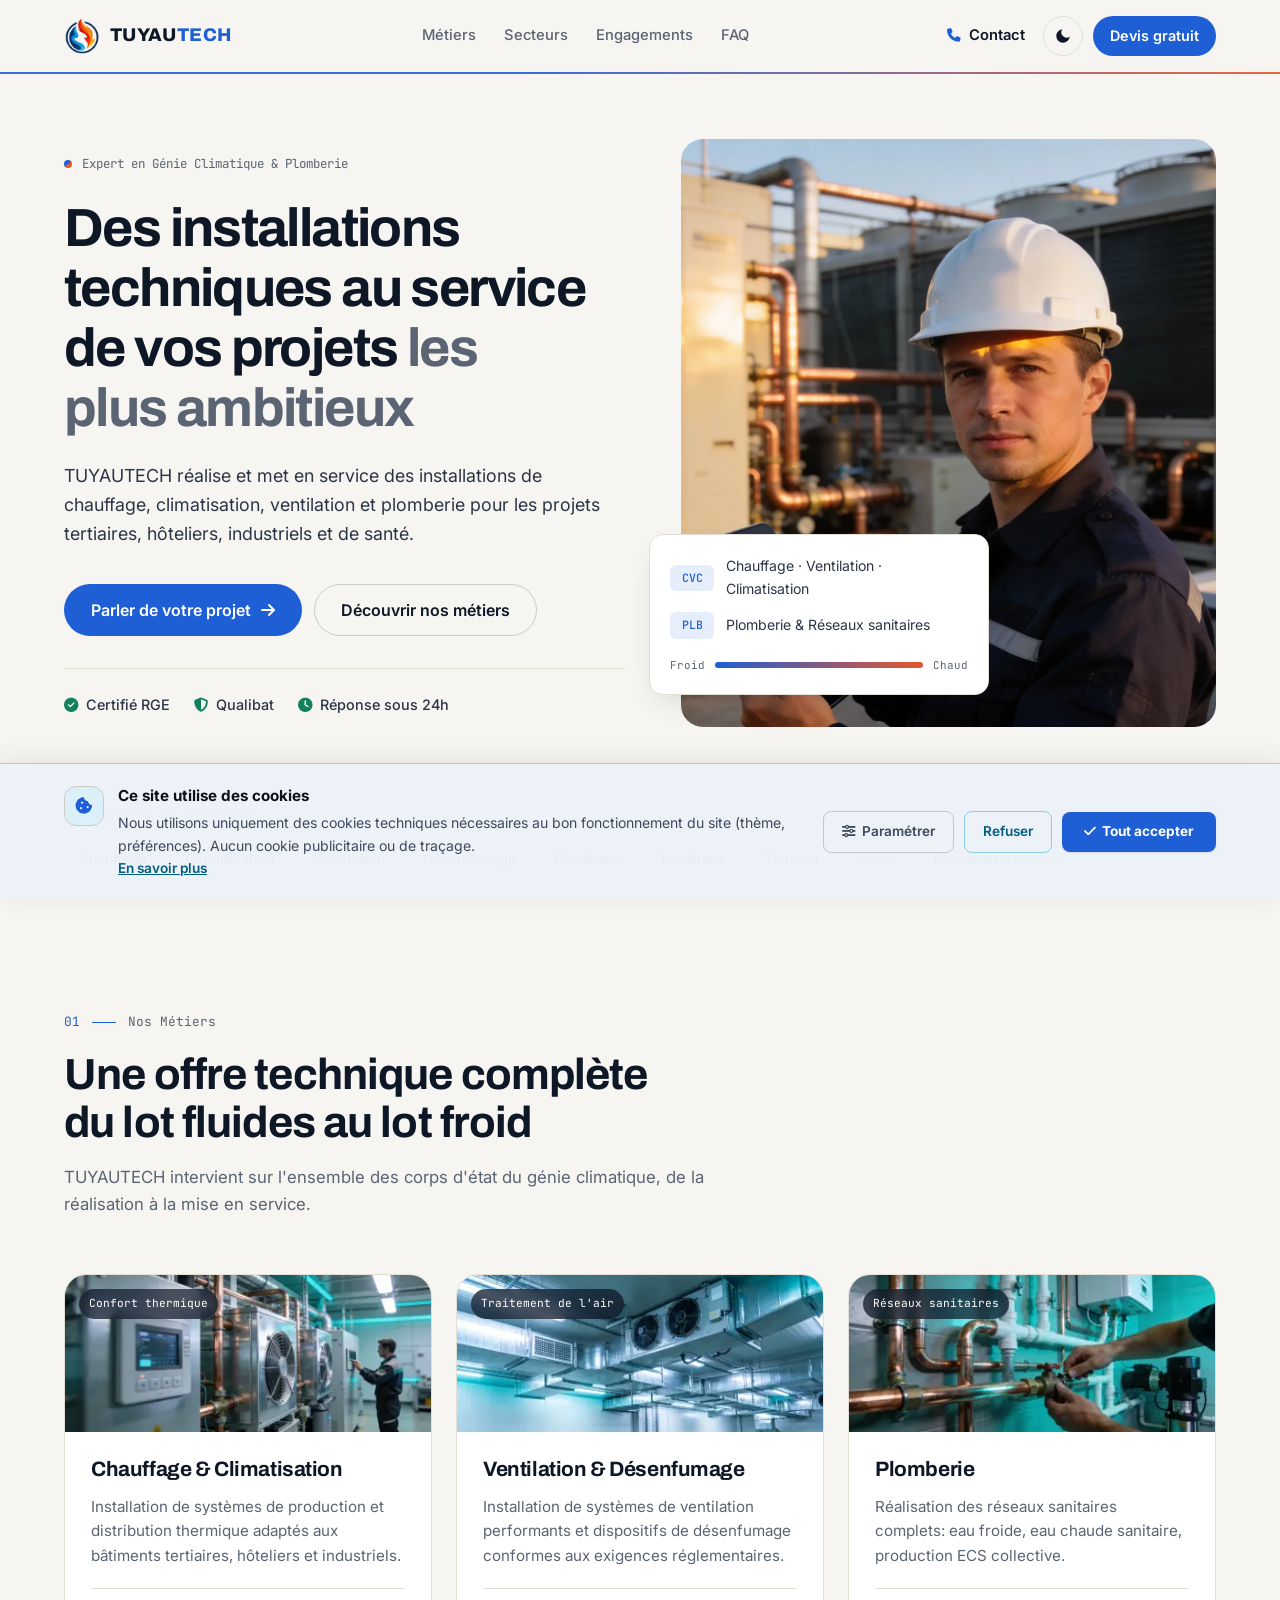
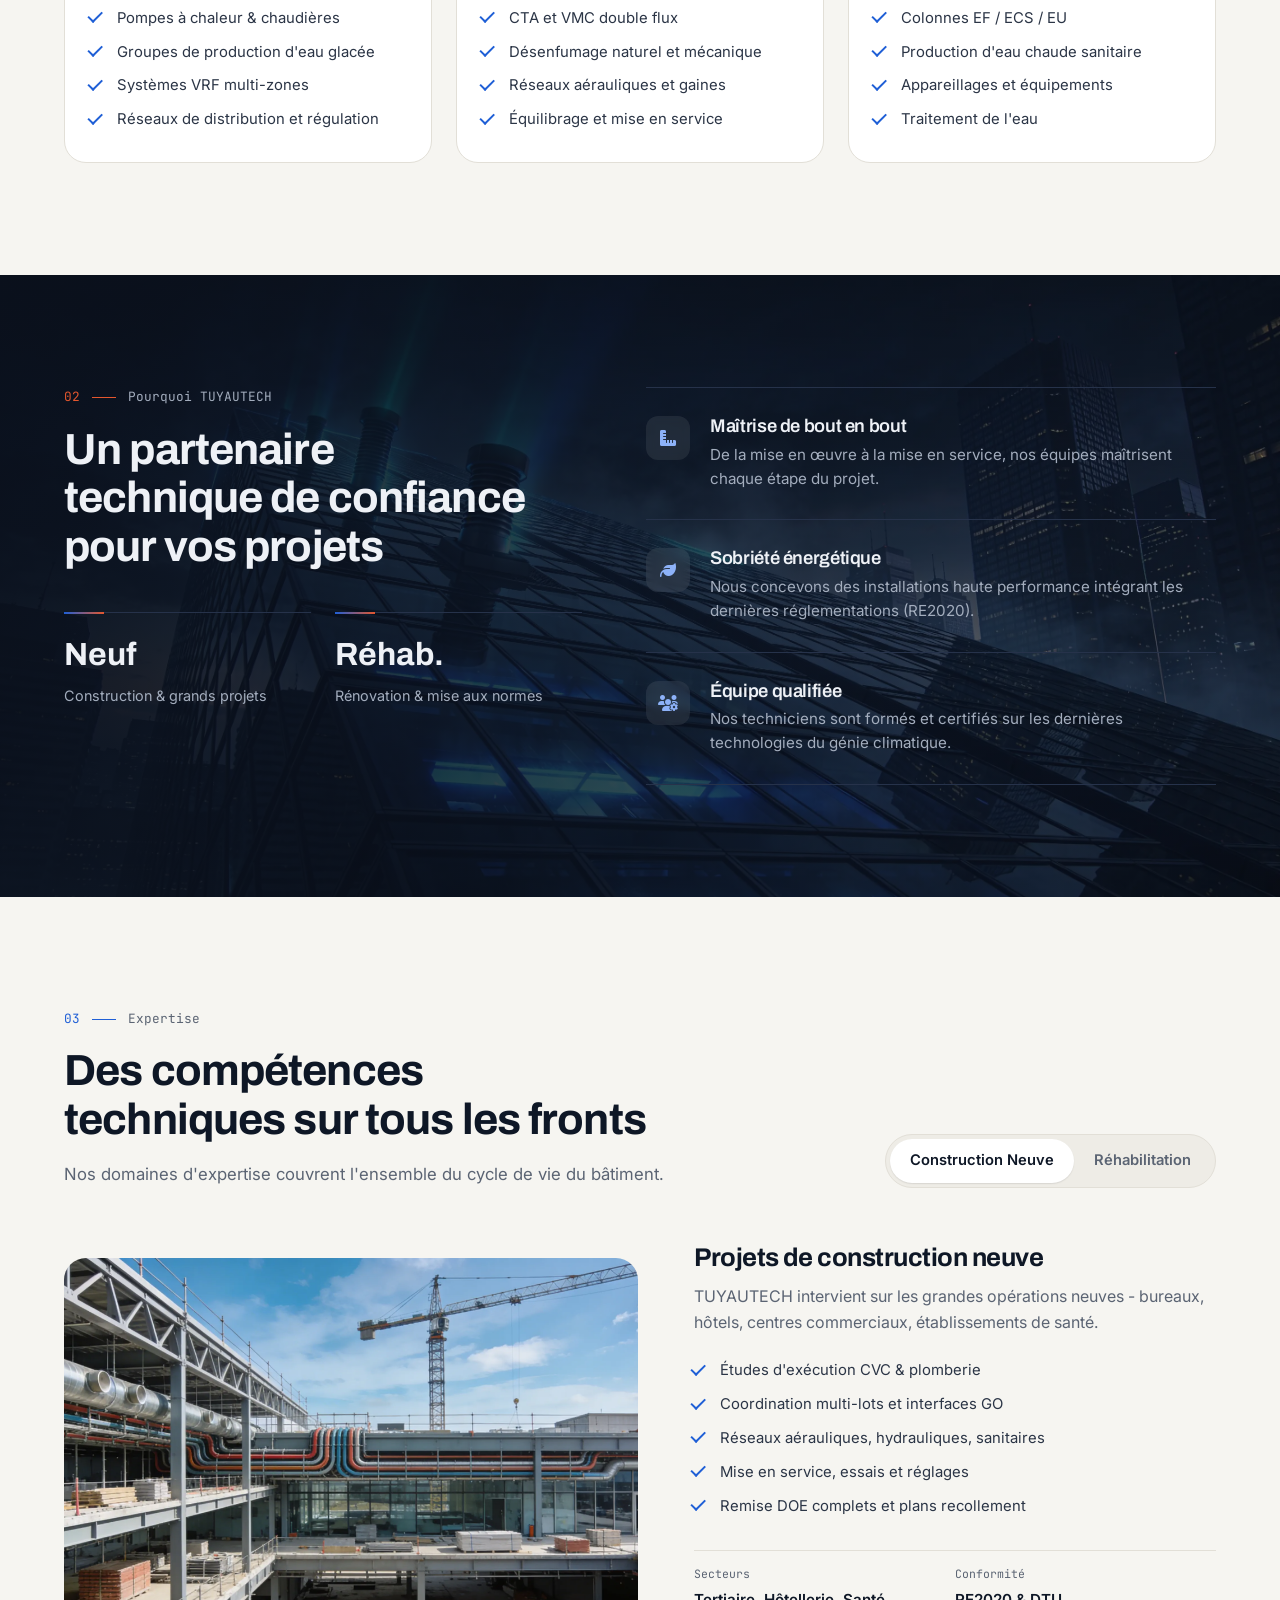
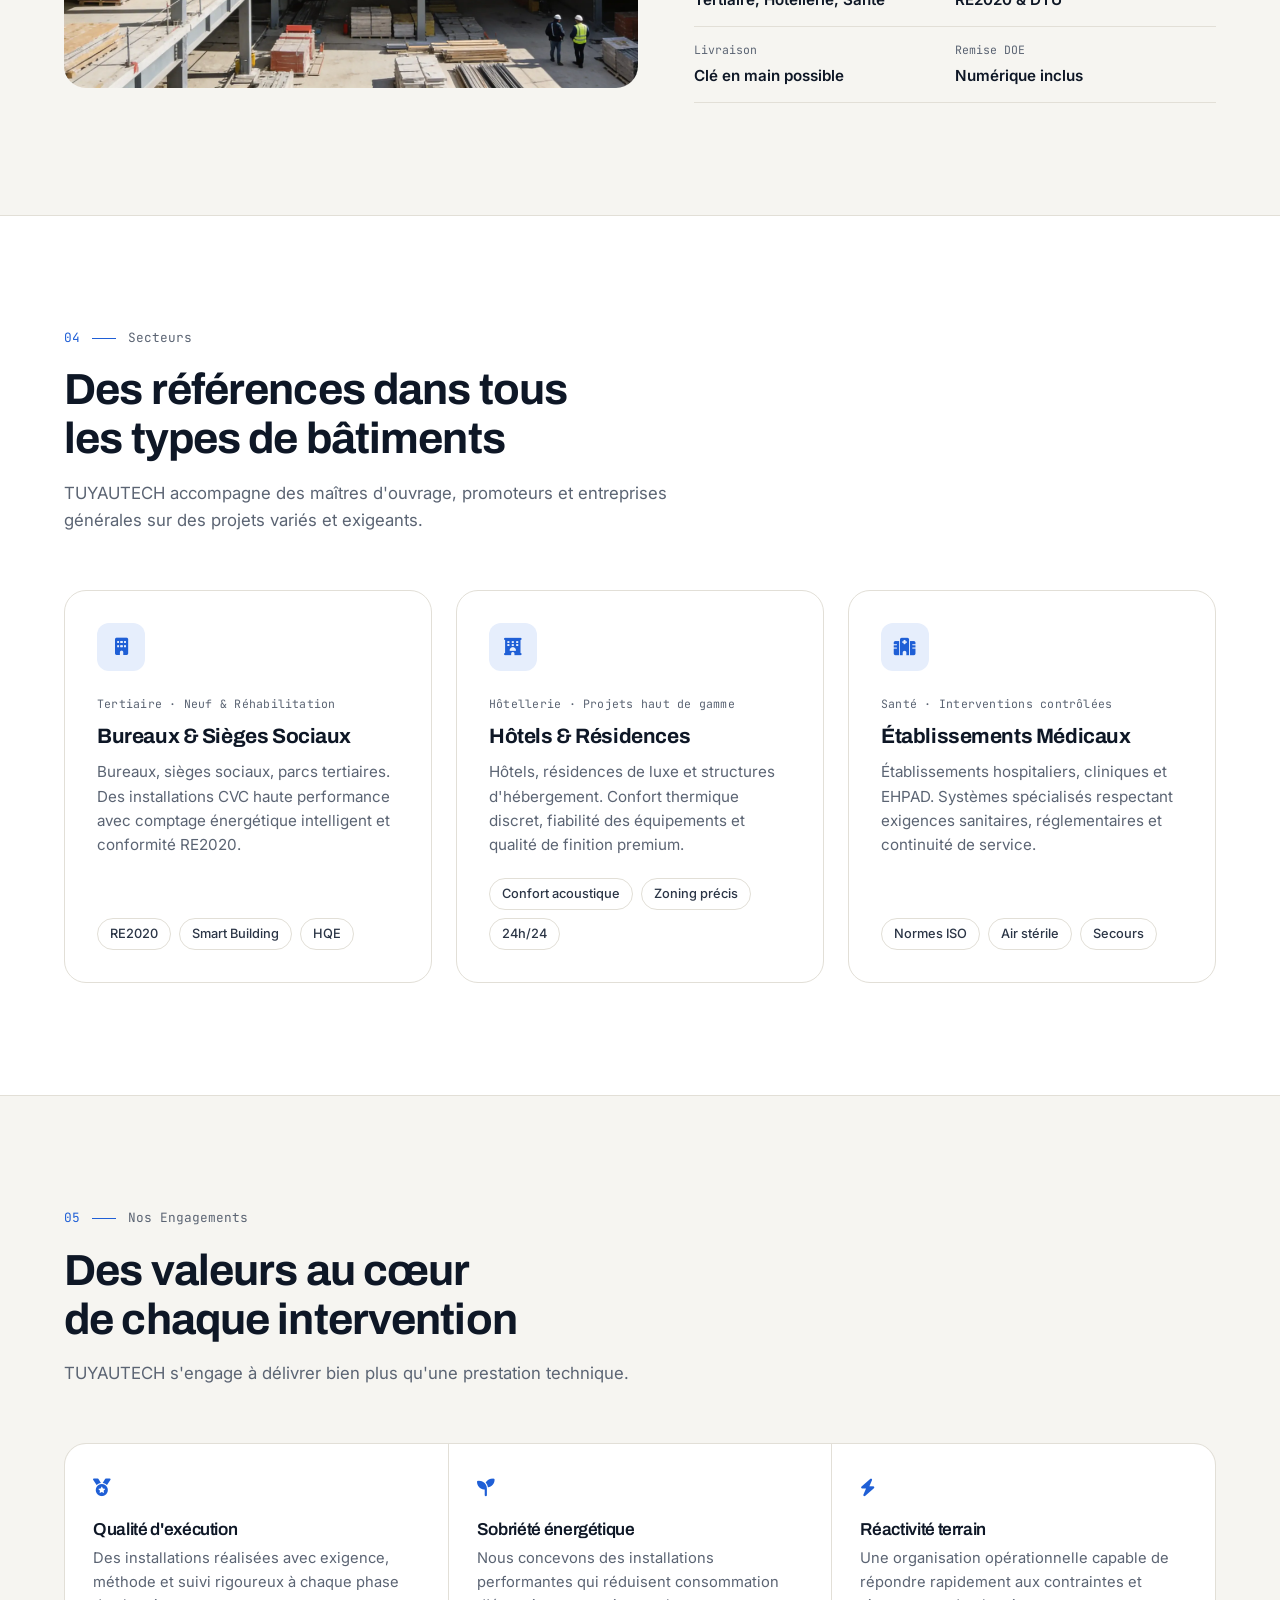
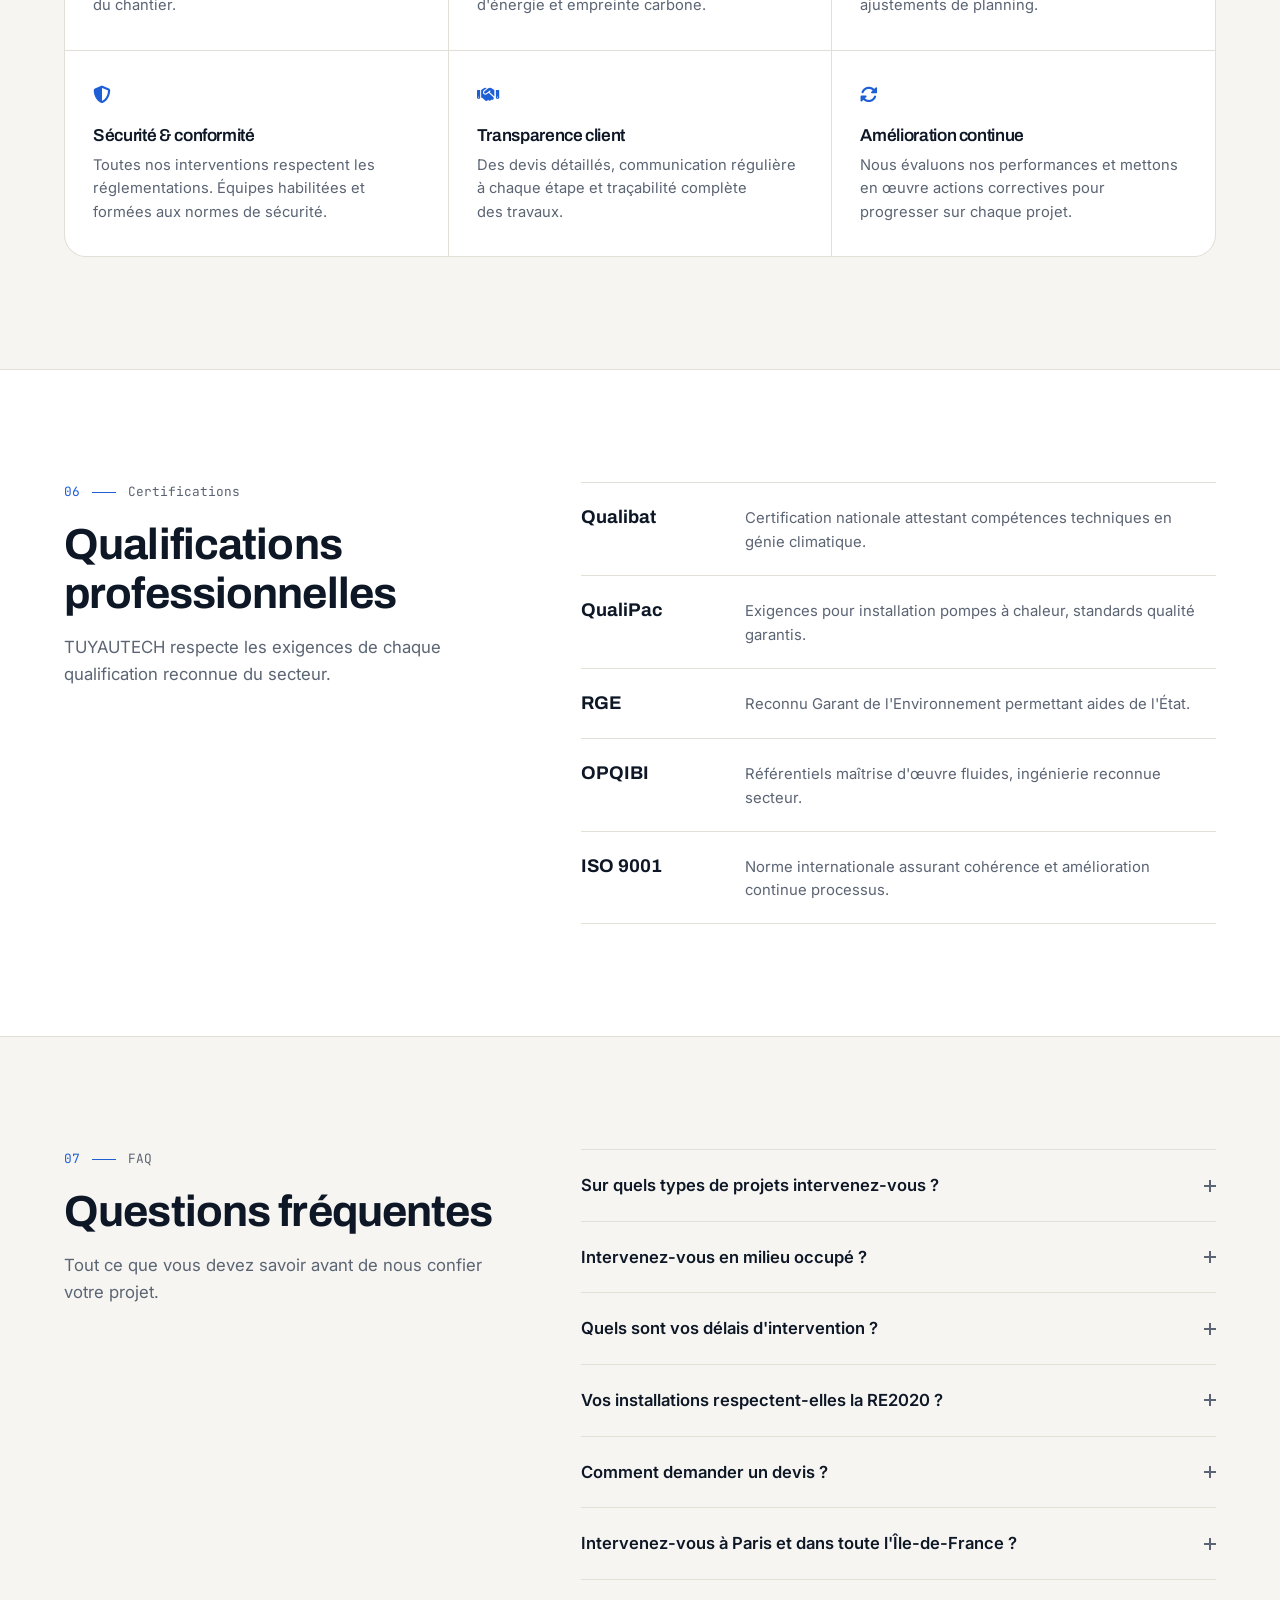
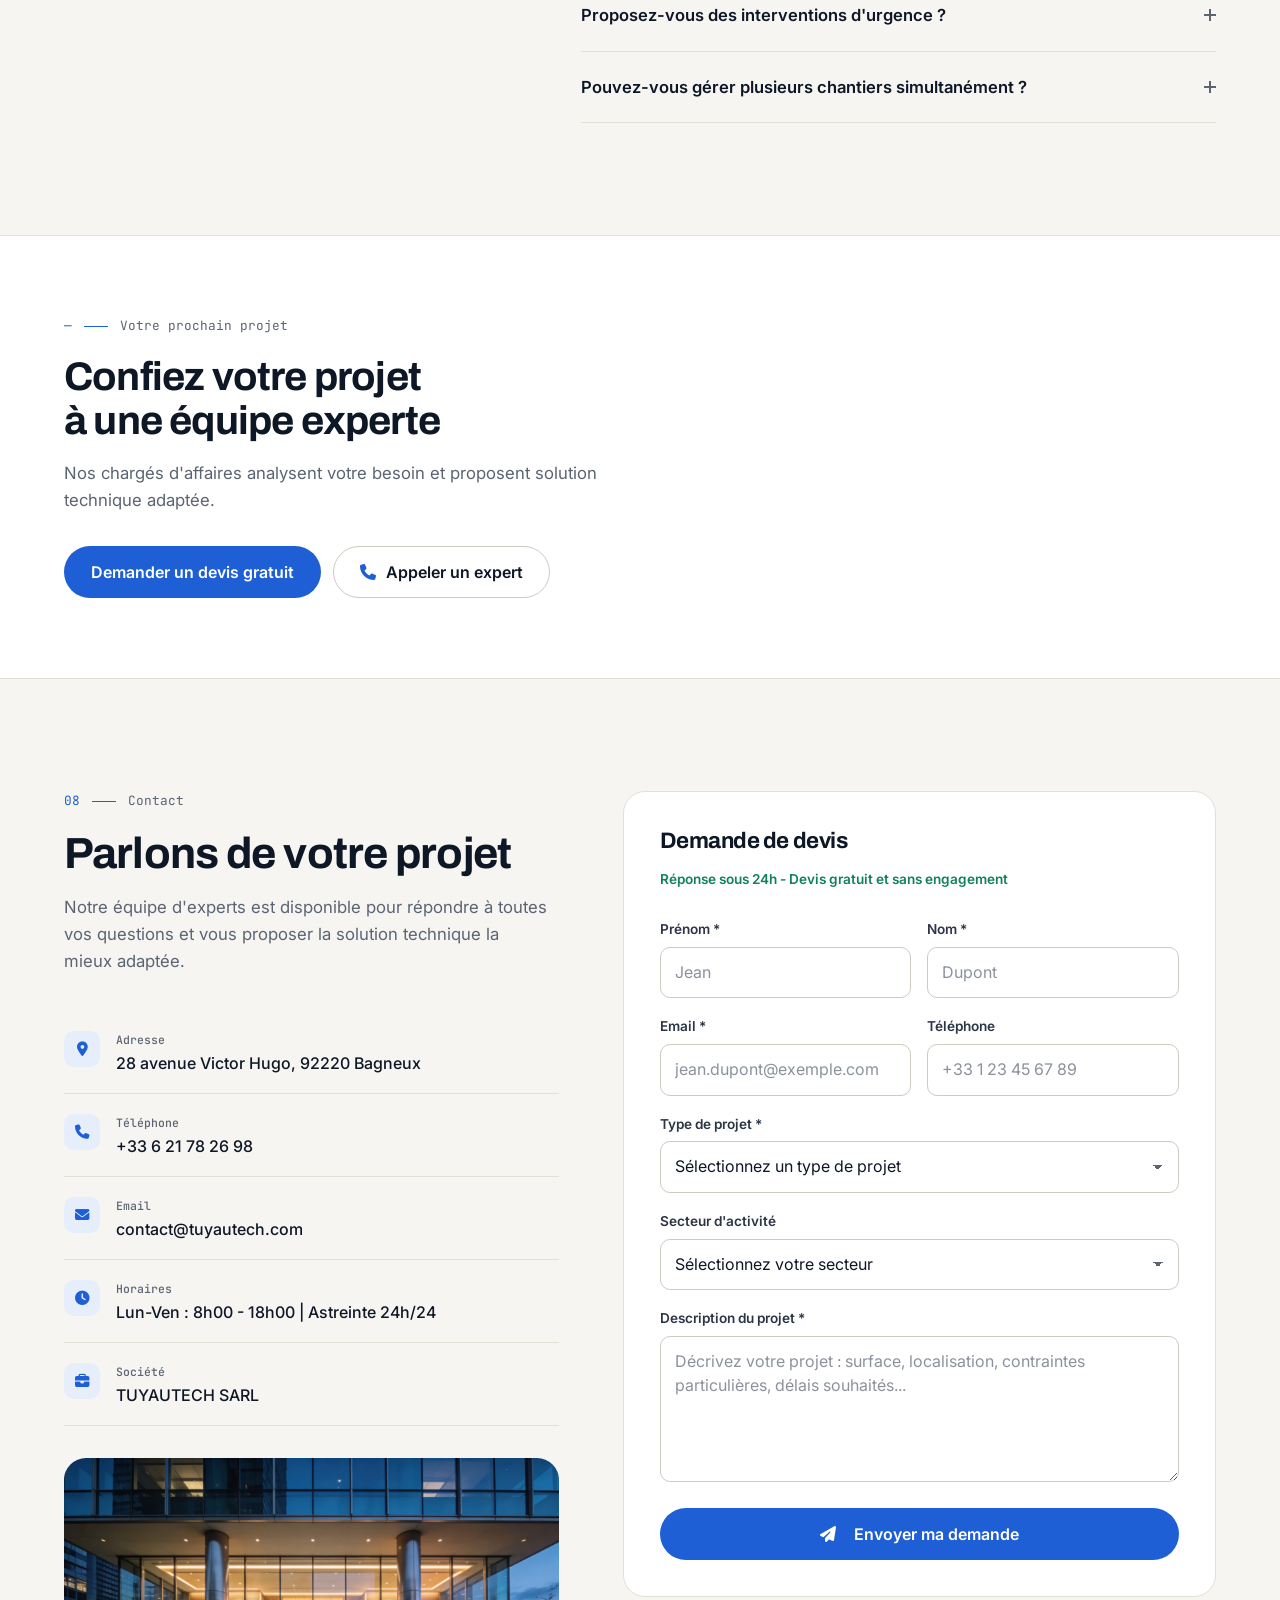
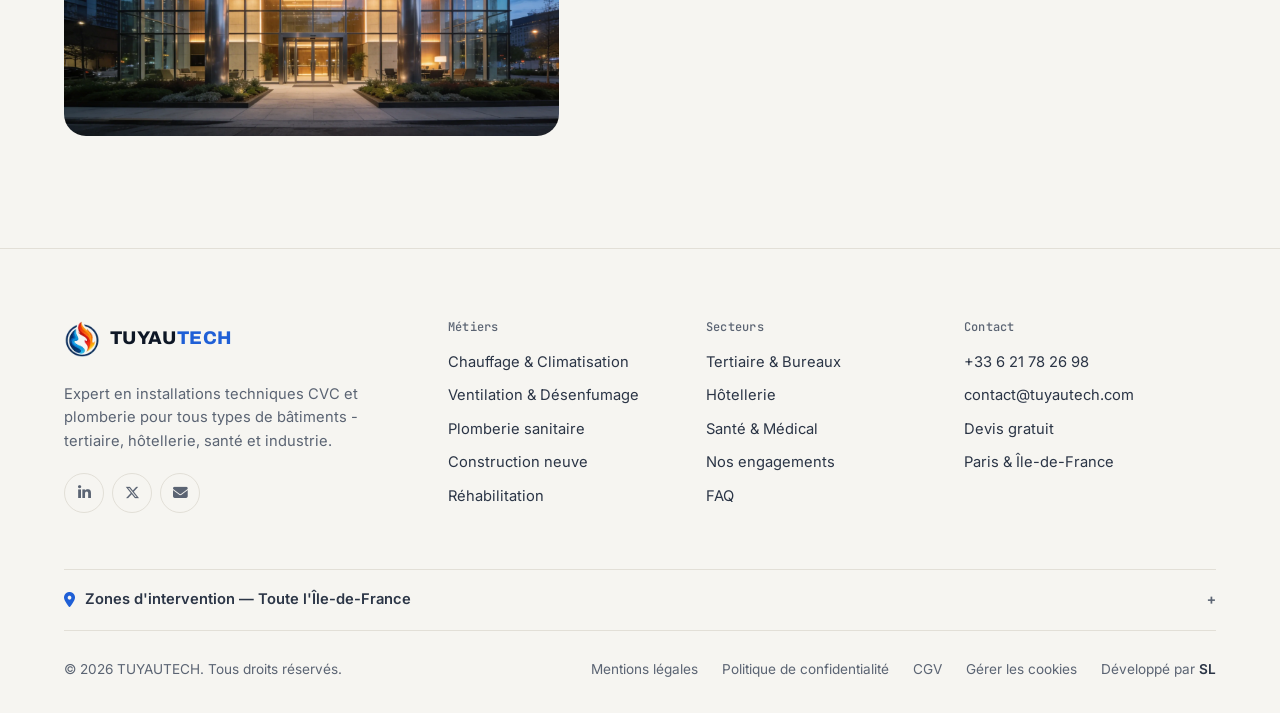
<file: index.html>
<!DOCTYPE html>
<html lang="fr">

<head>
    <meta charset="UTF-8">
    <meta name="viewport" content="width=device-width, initial-scale=1.0">

    <!-- ═══════════════════════════════════════════
       SEO PRINCIPAL
  ═══════════════════════════════════════════ -->
    <title>TUYAUTECH - CVC & Plomberie Paris Île-de-France | Expert Génie Climatique | Devis Gratuit</title>
    <meta name="description"
        content="TUYAUTECH, expert CVC et plomberie à Paris et en Île-de-France (75, 92, 93, 94, 78, 91, 95, 77). Installation chauffage, climatisation, ventilation, désenfumage pour projets tertiaires, hôteliers et industriels. Certifié RGE Qualibat. Devis gratuit sous 24h.">
    <meta name="keywords"
        content="génie climatique Paris, CVC Île-de-France, plomberie tertiaire Paris, chauffage ventilation climatisation Paris, entreprise CVC 92 93 94 75, installation CVC Paris, désenfumage Paris Île-de-France, RE2020 CVC, Qualibat génie climatique, plomberie industrielle Paris, TUYAUTECH, CVC Bagneux, CVC Nanterre, CVC Boulogne-Billancourt, chauffage tertiaire Paris, climatisation hôtel Paris, ventilation désenfumage Île-de-France, installation pompe à chaleur, VRF multi-zones, VMC double flux, devis CVC Paris, devis plomberie Île-de-France, génie climatique 92, génie climatique 93, génie climatique 94">
    <meta name="author" content="TUYAUTECH SARL">
    <meta name="robots" content="index, follow, max-snippet:-1, max-image-preview:large, max-video-preview:-1">
    <meta name="googlebot" content="index, follow">
    <meta name="geo.region" content="FR-IDF">
    <meta name="geo.placename" content="Bagneux, Île-de-France">
    <meta name="geo.position" content="48.7953;2.3077">
    <meta name="ICBM" content="48.7953, 2.3077">
    <link rel="canonical" href="https://www.tuyautech.com/">

    <!-- ═══════════════════════════════════════════
       OPEN GRAPH (partage réseaux sociaux / LinkedIn)
  ═══════════════════════════════════════════ -->
    <meta property="og:type" content="website">
    <meta property="og:locale" content="fr_FR">
    <meta property="og:site_name" content="TUYAUTECH">
    <meta property="og:title" content="TUYAUTECH - Expert CVC & Plomberie Île-de-France">
    <meta property="og:description"
        content="Installation et mise en service de systèmes CVC, ventilation et plomberie pour projets tertiaires, hôteliers et industriels en Île-de-France. Certifié RGE Qualibat. Réponse sous 24h.">
    <meta property="og:url" content="https://www.tuyautech.com/">
    <meta property="og:image" content="https://www.tuyautech.com/images/expertise-neuf.webp">
    <meta property="og:image:width" content="1200">
    <meta property="og:image:height" content="630">
    <meta property="og:image:alt" content="TUYAUTECH - Génie Climatique CVC Île-de-France">

    <!-- ═══════════════════════════════════════════
       TWITTER CARD
  ═══════════════════════════════════════════ -->
    <meta name="twitter:card" content="summary_large_image">
    <meta name="twitter:title" content="TUYAUTECH - Expert CVC & Plomberie Île-de-France">
    <meta name="twitter:description"
        content="Installation CVC, chauffage, climatisation, ventilation et plomberie pour projets tertiaires, hôteliers, industriels. Certifié RGE Qualibat.">
    <meta name="twitter:image" content="https://www.tuyautech.com/images/expertise-neuf.webp">

    <!-- ═══════════════════════════════════════════
       FAVICON
  ═══════════════════════════════════════════ -->
    <link rel="icon" href="images/favicon.ico" type="image/x-icon">
    <link rel="apple-touch-icon" sizes="180x180" href="images/apple-touch-icon.png">
    <link rel="icon" type="image/png" sizes="32x32" href="images/favicon-32x32.png">
    <link rel="icon" type="image/png" sizes="16x16" href="images/favicon-16x16.png">
    <link rel="manifest" href="/site.webmanifest">
    <meta name="theme-color" content="#0E1726">

    <!-- ═══════════════════════════════════════════
       PRELOAD LCP (hero image)
  ═══════════════════════════════════════════ -->
    <link rel="preload" as="image" href="images/why-engineer.webp" fetchpriority="high">

    <!-- ═══════════════════════════════════════════
       PRECONNECT
  ═══════════════════════════════════════════ -->
    <link rel="preconnect" href="https://fonts.googleapis.com">
    <link rel="preconnect" href="https://fonts.gstatic.com" crossorigin>
    <link rel="preconnect" href="https://cdnjs.cloudflare.com" crossorigin>

    <!-- ═══════════════════════════════════════════
       FONTS
  ═══════════════════════════════════════════ -->
    <link rel="preload" as="style"
        href="https://fonts.googleapis.com/css2?family=Archivo:wght@500;600;700;800&family=Inter:wght@400;500;600&family=JetBrains+Mono:wght@500&display=swap"
        onload="this.onload=null;this.rel='stylesheet'">
    <noscript>
        <link
            href="https://fonts.googleapis.com/css2?family=Archivo:wght@500;600;700;800&family=Inter:wght@400;500;600&family=JetBrains+Mono:wght@500&display=swap"
            rel="stylesheet">
    </noscript>

    <!-- ═══════════════════════════════════════════
       FONT AWESOME
  ═══════════════════════════════════════════ -->
    <link rel="preload" href="https://cdnjs.cloudflare.com/ajax/libs/font-awesome/6.5.1/css/all.min.css" as="style"
        onload="this.onload=null;this.rel='stylesheet'"
        integrity="sha512-DTOQO9RWCH3ppGqcWaEA1BIZOC6xxalwEsw9c2QQeAIftl+Vegovlnee1c9QX4TctnWMn13TZye+giMm8e2LwA=="
        crossorigin="anonymous" referrerpolicy="no-referrer">
    <noscript>
        <link rel="stylesheet" href="https://cdnjs.cloudflare.com/ajax/libs/font-awesome/6.5.1/css/solid.min.css"
            crossorigin="anonymous">
        <link rel="stylesheet" href="https://cdnjs.cloudflare.com/ajax/libs/font-awesome/6.5.1/css/brands.min.css"
            crossorigin="anonymous">
    </noscript>

    <!-- ═══════════════════════════════════════════
       CSS
  ═══════════════════════════════════════════ -->
    <link rel="stylesheet" href="style.css">
    <script>document.documentElement.classList.add('js')</script>

    <!-- ═══════════════════════════════════════════
       DONNÉES STRUCTURÉES JSON-LD (SEO LOCAL + RICH RESULTS)
  ═══════════════════════════════════════════ -->

    <!-- Schema 0 : WebSite -->
    <script type="application/ld+json">
  {
    "@context": "https://schema.org",
    "@type": "WebSite",
    "@id": "https://www.tuyautech.com/#website",
    "url": "https://www.tuyautech.com",
    "name": "TUYAUTECH",
    "description": "Expert en génie climatique CVC et plomberie à Paris et en Île-de-France — Installation chauffage, climatisation, ventilation, désenfumage pour projets tertiaires, hôteliers et industriels.",
    "inLanguage": "fr-FR",
    "publisher": { "@id": "https://www.tuyautech.com/#business" }
  }
  </script>

    <!-- Schema 1 : LocalBusiness / HVACBusiness -->
    <script type="application/ld+json">
  {
    "@context": "https://schema.org",
    "@type": ["HVACBusiness", "Plumber", "GeneralContractor"],
    "@id": "https://www.tuyautech.com/#business",
    "name": "TUYAUTECH",
    "legalName": "TUYAUTECH SARL",
    "description": "TUYAUTECH est une entreprise spécialisée en génie climatique CVC (Chauffage, Ventilation, Climatisation) et plomberie intervenant sur Paris et toute l'Île-de-France pour des projets tertiaires, hôteliers, industriels et de santé.",
    "url": "https://www.tuyautech.com",
    "logo": "https://www.tuyautech.com/images/logo.png",
    "image": [
      "https://www.tuyautech.com/images/expertise-neuf.webp",
      "https://www.tuyautech.com/images/why-engineer.webp"
    ],
    "telephone": "+33621782698",
    "email": "contact@tuyautech.com",
    "address": {
      "@type": "PostalAddress",
      "streetAddress": "28 avenue Victor Hugo",
      "addressLocality": "Bagneux",
      "addressRegion": "Île-de-France",
      "postalCode": "92220",
      "addressCountry": "FR"
    },
    "geo": {
      "@type": "GeoCoordinates",
      "latitude": 48.7953,
      "longitude": 2.3077
    },
    "hasMap": "https://maps.google.com/?q=28+avenue+Victor+Hugo+92220+Bagneux",
    "contactPoint": {
      "@type": "ContactPoint",
      "telephone": "+33621782698",
      "email": "contact@tuyautech.com",
      "contactType": "customer service",
      "availableLanguage": "French",
      "hoursAvailable": {
        "@type": "OpeningHoursSpecification",
        "dayOfWeek": ["Monday","Tuesday","Wednesday","Thursday","Friday"],
        "opens": "08:00",
        "closes": "18:00"
      }
    },
    "serviceArea": {
      "@type": "AdministrativeArea",
      "name": "Île-de-France",
      "containsPlace": [
        { "@type": "AdministrativeArea", "name": "Paris" },
        { "@type": "AdministrativeArea", "name": "Hauts-de-Seine" },
        { "@type": "AdministrativeArea", "name": "Seine-Saint-Denis" },
        { "@type": "AdministrativeArea", "name": "Val-de-Marne" },
        { "@type": "AdministrativeArea", "name": "Yvelines" },
        { "@type": "AdministrativeArea", "name": "Essonne" },
        { "@type": "AdministrativeArea", "name": "Val-d'Oise" },
        { "@type": "AdministrativeArea", "name": "Seine-et-Marne" }
      ]
    },
    "areaServed": [
      { "@type": "City", "name": "Paris" },
      { "@type": "City", "name": "Bagneux" },
      { "@type": "City", "name": "Nanterre" },
      { "@type": "City", "name": "Boulogne-Billancourt" },
      { "@type": "City", "name": "Versailles" },
      { "@type": "City", "name": "Saint-Denis" },
      { "@type": "City", "name": "Créteil" },
      { "@type": "City", "name": "Évry-Courcouronnes" },
      { "@type": "City", "name": "Cergy" },
      { "@type": "City", "name": "Marne-la-Vallée" },
      { "@type": "City", "name": "Melun" },
      { "@type": "City", "name": "Argenteuil" },
      { "@type": "City", "name": "Montreuil" },
      { "@type": "City", "name": "Vincennes" },
      { "@type": "City", "name": "Issy-les-Moulineaux" },
      { "@type": "City", "name": "Courbevoie" },
      { "@type": "City", "name": "Levallois-Perret" },
      { "@type": "City", "name": "Neuilly-sur-Seine" },
      { "@type": "City", "name": "Colombes" },
      { "@type": "City", "name": "Rueil-Malmaison" },
      { "@type": "City", "name": "Asnières-sur-Seine" },
      { "@type": "City", "name": "Montrouge" },
      { "@type": "City", "name": "Antony" },
      { "@type": "City", "name": "Clamart" },
      { "@type": "City", "name": "Aubervilliers" },
      { "@type": "City", "name": "Aulnay-sous-Bois" },
      { "@type": "City", "name": "Bobigny" },
      { "@type": "City", "name": "Pantin" },
      { "@type": "City", "name": "Ivry-sur-Seine" },
      { "@type": "City", "name": "Vitry-sur-Seine" },
      { "@type": "City", "name": "Champigny-sur-Marne" },
      { "@type": "City", "name": "Saint-Maur-des-Fossés" },
      { "@type": "City", "name": "Saint-Germain-en-Laye" },
      { "@type": "City", "name": "Poissy" },
      { "@type": "City", "name": "Sartrouville" },
      { "@type": "City", "name": "Palaiseau" },
      { "@type": "City", "name": "Massy" },
      { "@type": "City", "name": "Corbeil-Essonnes" },
      { "@type": "City", "name": "Pontoise" },
      { "@type": "City", "name": "Sarcelles" },
      { "@type": "City", "name": "Meaux" },
      { "@type": "City", "name": "Chelles" },
      { "@type": "City", "name": "Lagny-sur-Marne" },
      { "@type": "AdministrativeArea", "name": "Paris (75)" },
      { "@type": "AdministrativeArea", "name": "Hauts-de-Seine (92)" },
      { "@type": "AdministrativeArea", "name": "Seine-Saint-Denis (93)" },
      { "@type": "AdministrativeArea", "name": "Val-de-Marne (94)" },
      { "@type": "AdministrativeArea", "name": "Yvelines (78)" },
      { "@type": "AdministrativeArea", "name": "Essonne (91)" },
      { "@type": "AdministrativeArea", "name": "Val-d'Oise (95)" },
      { "@type": "AdministrativeArea", "name": "Seine-et-Marne (77)" }
    ],
    "openingHoursSpecification": [
      {
        "@type": "OpeningHoursSpecification",
        "dayOfWeek": ["Monday","Tuesday","Wednesday","Thursday","Friday"],
        "opens": "08:00",
        "closes": "18:00"
      }
    ],
    "priceRange": "€€€",
    "paymentAccepted": "Virement bancaire, Chèque",
    "currenciesAccepted": "EUR",
    "hasCredential": [
      { "@type": "EducationalOccupationalCredential", "credentialCategory": "Qualibat" },
      { "@type": "EducationalOccupationalCredential", "credentialCategory": "QualiPac" },
      { "@type": "EducationalOccupationalCredential", "credentialCategory": "RGE - Reconnu Garant de l'Environnement" },
      { "@type": "EducationalOccupationalCredential", "credentialCategory": "OPQIBI" },
      { "@type": "EducationalOccupationalCredential", "credentialCategory": "ISO 9001" }
    ],
    "sameAs": [
      "https://www.linkedin.com/company/tuyautech"
    ]
  }
  </script>

    <!-- Schema 2 : Services offerts -->
    <script type="application/ld+json">
  {
    "@context": "https://schema.org",
    "@type": "ItemList",
    "name": "Services TUYAUTECH - Génie Climatique Île-de-France",
    "itemListElement": [
      {
        "@type": "ListItem", "position": 1,
        "item": {
          "@type": "Service",
          "name": "Installation Chauffage & Climatisation CVC",
          "description": "Installation de pompes à chaleur, chaudières, groupes de production d'eau glacée, systèmes VRF multi-zones pour bâtiments tertiaires et hôteliers en Île-de-France.",
          "provider": { "@id": "https://www.tuyautech.com/#business" },
          "areaServed": "Île-de-France",
          "serviceType": "CVC - Chauffage Ventilation Climatisation"
        }
      },
      {
        "@type": "ListItem", "position": 2,
        "item": {
          "@type": "Service",
          "name": "Ventilation & Désenfumage",
          "description": "Installation de CTA, VMC double flux, réseaux aérauliques et systèmes de désenfumage naturel et mécanique conformes aux réglementations en Île-de-France.",
          "provider": { "@id": "https://www.tuyautech.com/#business" },
          "areaServed": "Île-de-France",
          "serviceType": "Ventilation - Désenfumage"
        }
      },
      {
        "@type": "ListItem", "position": 3,
        "item": {
          "@type": "Service",
          "name": "Plomberie & Réseaux Sanitaires",
          "description": "Réalisation de réseaux sanitaires complets : colonnes EF/ECS/EU, production d'eau chaude sanitaire collective, appareillages pour projets tertiaires, hôteliers, industriels.",
          "provider": { "@id": "https://www.tuyautech.com/#business" },
          "areaServed": "Île-de-France",
          "serviceType": "Plomberie - Réseaux Sanitaires"
        }
      },
      {
        "@type": "ListItem", "position": 4,
        "item": {
          "@type": "Service",
          "name": "Construction Neuve - Lots Fluides CVC",
          "description": "Études d'exécution CVC plomberie, coordination multi-lots, mise en service, remise DOE pour projets de construction neuve tertiaire, hôtelière et de santé.",
          "provider": { "@id": "https://www.tuyautech.com/#business" },
          "areaServed": "Île-de-France",
          "serviceType": "Construction Neuve - Génie Climatique"
        }
      },
      {
        "@type": "ListItem", "position": 5,
        "item": {
          "@type": "Service",
          "name": "Réhabilitation & Rénovation CVC",
          "description": "Diagnostic préalable, remplacement d'équipements en exploitation, mise aux normes RE2020, optimisation énergétique des installations existantes en milieu occupé.",
          "provider": { "@id": "https://www.tuyautech.com/#business" },
          "areaServed": "Île-de-France",
          "serviceType": "Réhabilitation - Rénovation Energétique"
        }
      }
    ]
  }
  </script>

    <!-- Schema 3 : FAQ (apparaît directement dans Google avec questions/réponses) -->
    <script type="application/ld+json">
  {
    "@context": "https://schema.org",
    "@type": "FAQPage",
    "mainEntity": [
      {
        "@type": "Question",
        "name": "Sur quels types de projets TUYAUTECH intervient-il ?",
        "acceptedAnswer": {
          "@type": "Answer",
          "text": "TUYAUTECH intervient principalement sur des projets tertiaires (bureaux, sièges sociaux), hôteliers, industriels et de santé en Île-de-France, en construction neuve comme en réhabilitation. Nous prenons en charge les lots CVC, ventilation et plomberie."
        }
      },
      {
        "@type": "Question",
        "name": "TUYAUTECH intervient-il en milieu occupé ?",
        "acceptedAnswer": {
          "@type": "Answer",
          "text": "Oui, nos équipes sont expérimentées dans les interventions en site occupé. Nous planifions les travaux en phases pour garantir la continuité d'exploitation et réduire les nuisances."
        }
      },
      {
        "@type": "Question",
        "name": "TUYAUTECH est-il certifié RGE et Qualibat ?",
        "acceptedAnswer": {
          "@type": "Answer",
          "text": "Oui, TUYAUTECH est certifié Qualibat, QualiPac, RGE (Reconnu Garant de l'Environnement), OPQIBI et ISO 9001, attestant de nos compétences techniques en génie climatique CVC et plomberie."
        }
      },
      {
        "@type": "Question",
        "name": "Les installations TUYAUTECH sont-elles conformes RE2020 ?",
        "acceptedAnswer": {
          "@type": "Answer",
          "text": "Absolument. Toutes nos réalisations intègrent les exigences RE2020. Nous utilisons des outils de simulation thermique et énergétique pour garantir la conformité réglementaire."
        }
      },
      {
        "@type": "Question",
        "name": "Comment obtenir un devis CVC en Île-de-France ?",
        "acceptedAnswer": {
          "@type": "Answer",
          "text": "Contactez TUYAUTECH via notre formulaire en ligne, par téléphone au +33 6 21 78 26 98 ou par email à contact@tuyautech.com. Notre équipe vous répondra sous 24h avec une proposition adaptée à votre projet. Le devis est gratuit et sans engagement."
        }
      },
      {
        "@type": "Question",
        "name": "Dans quelles villes d'Île-de-France TUYAUTECH intervient-il ?",
        "acceptedAnswer": {
          "@type": "Answer",
          "text": "TUYAUTECH intervient dans toute l'Île-de-France : Paris (75), Hauts-de-Seine (92), Seine-Saint-Denis (93), Val-de-Marne (94), Yvelines (78), Essonne (91), Val-d'Oise (95) et Seine-et-Marne (77). Bagneux, Nanterre, Boulogne-Billancourt, Versailles, Créteil, Évry, Cergy, Marne-la-Vallée et toutes les communes de la région."
        }
      },
      {
        "@type": "Question",
        "name": "TUYAUTECH intervient-il à Paris intramuros et en petite couronne ?",
        "acceptedAnswer": {
          "@type": "Answer",
          "text": "Oui, TUYAUTECH intervient dans tous les arrondissements de Paris (75001 à 75020) ainsi que dans toute la petite couronne : Hauts-de-Seine (92), Seine-Saint-Denis (93) et Val-de-Marne (94). Nos équipes interviennent également dans les départements de grande couronne : Yvelines (78), Essonne (91), Val-d'Oise (95) et Seine-et-Marne (77)."
        }
      },
      {
        "@type": "Question",
        "name": "Proposez-vous des interventions d'urgence sur Paris et l'Île-de-France ?",
        "acceptedAnswer": {
          "@type": "Answer",
          "text": "TUYAUTECH assure une astreinte technique pour les urgences sur Paris et l'Île-de-France. Contactez-nous au +33 6 21 78 26 98 ou par email à contact@tuyautech.com pour toute situation urgente sur vos installations CVC ou plomberie."
        }
      },
      {
        "@type": "Question",
        "name": "Quelle est la capacité de TUYAUTECH à gérer plusieurs chantiers simultanément en Île-de-France ?",
        "acceptedAnswer": {
          "@type": "Answer",
          "text": "Notre organisation en équipes spécialisées nous permet de mener plusieurs projets en parallèle sur toute l'Île-de-France. Un chargé d'affaires dédié pilote chaque chantier pour garantir qualité d'exécution et respect des délais contractuels."
        }
      }
    ]
  }
  </script>

    <!-- Schema 4 : BreadcrumbList (navigation fil d'Ariane Google) -->
    <script type="application/ld+json">
  {
    "@context": "https://schema.org",
    "@type": "BreadcrumbList",
    "itemListElement": [
      { "@type": "ListItem", "position": 1, "name": "Accueil", "item": "https://www.tuyautech.com/" },
      { "@type": "ListItem", "position": 2, "name": "Nos Métiers CVC", "item": "https://www.tuyautech.com/#metiers" },
      { "@type": "ListItem", "position": 3, "name": "Secteurs d'Intervention", "item": "https://www.tuyautech.com/#secteurs" },
      { "@type": "ListItem", "position": 4, "name": "Contact & Devis", "item": "https://www.tuyautech.com/#contact" }
    ]
  }
  </script>
</head>

<body>
    <a href="#main-content" class="skip-link">Aller au contenu principal</a>

    <!-- ========== EN-TÊTE ========== -->
    <header class="site-header" id="navbar">
        <div class="container nav">
            <a href="#" class="brand" aria-label="TUYAUTECH — accueil">
                <picture>
                    <source srcset="./images/logo.webp" type="image/webp">
                    <img src="./images/logo.png" alt="" width="36" height="36">
                </picture>
                <span class="brand-name">TUYAU<span>TECH</span></span>
            </a>

            <nav class="nav-links" aria-label="Navigation principale">
                <a href="#metiers">Métiers</a>
                <a href="#secteurs">Secteurs</a>
                <a href="#engagements">Engagements</a>
                <a href="#faq">FAQ</a>
            </nav>

            <div class="nav-actions">
                <a href="#contact" class="nav-phone">
                    <i class="fa-solid fa-phone" aria-hidden="true"></i>Contact
                </a>
                <button type="button" class="icon-btn" id="themeToggle" aria-label="Changer de thème">
                    <span id="themeIcon" aria-hidden="true"></span>
                </button>
                <a href="#contact" class="btn btn-primary btn-sm nav-cta">Devis gratuit</a>
                <button type="button" class="icon-btn nav-hamburger" onclick="toggleMenu()" aria-label="Ouvrir le menu"
                    aria-expanded="false" aria-controls="mobileMenu">
                    <span></span><span></span>
                </button>
            </div>
        </div>
        <div class="thermal-line" aria-hidden="true"></div>
    </header>

    <nav class="mobile-menu" id="mobileMenu" aria-label="Navigation mobile">
        <a href="#metiers">Métiers</a>
        <a href="#secteurs">Secteurs</a>
        <a href="#engagements">Engagements</a>
        <a href="#faq">FAQ</a>
        <a href="#contact">Nous contacter</a>
        <a href="#contact" class="btn btn-primary">Demander un devis</a>
    </nav>

    <main id="main-content">

        <!-- ========== HERO ========== -->
        <section class="hero" aria-labelledby="hero-title">
            <div class="container hero-grid">
                <div class="hero-copy">
                    <p class="eyebrow"><span class="dot" aria-hidden="true"></span>Expert en Génie Climatique &amp; Plomberie</p>
                    <h1 id="hero-title">Des installations techniques au service de vos projets <em>les plus ambitieux</em></h1>
                    <p class="lead">TUYAUTECH réalise et met en service des installations de chauffage, climatisation,
                        ventilation et plomberie pour les projets tertiaires, hôteliers, industriels et de santé.</p>
                    <div class="hero-actions">
                        <a href="#contact" class="btn btn-primary btn-lg">Parler de votre projet
                            <i class="fa-solid fa-arrow-right" aria-hidden="true"></i></a>
                        <a href="#metiers" class="btn btn-ghost btn-lg">Découvrir nos métiers</a>
                    </div>
                    <ul class="hero-trust" aria-label="Indicateurs de confiance">
                        <li><i class="fa-solid fa-circle-check" aria-hidden="true"></i>Certifié RGE</li>
                        <li><i class="fa-solid fa-shield-halved" aria-hidden="true"></i>Qualibat</li>
                        <li><i class="fa-solid fa-clock" aria-hidden="true"></i>Réponse sous 24h</li>
                    </ul>
                </div>

                <div class="hero-visual">
                    <img src="images/why-engineer.webp" alt="Ingénieur CVC TUYAUTECH"
                        width="2304" height="1728" fetchpriority="high" decoding="async">
                    <div class="hero-card" aria-label="Statistiques clés">
                        <ul>
                            <li><span class="lot">CVC</span>Chauffage · Ventilation · Climatisation</li>
                            <li><span class="lot">PLB</span>Plomberie &amp; Réseaux sanitaires</li>
                        </ul>
                        <div class="gauge" aria-hidden="true"><span>Froid</span><i></i><span>Chaud</span></div>
                    </div>
                </div>
            </div>
        </section>

        <!-- ========== DOMAINES D'INTERVENTION ========== -->
        <section class="domains" aria-labelledby="domains-title">
            <div class="container domains-inner">
                <p class="mono-label" id="domains-title">Nos domaines d'intervention</p>
                <ul class="domains-list">
                    <li>Chauffage</li>
                    <li>Climatisation</li>
                    <li>Ventilation</li>
                    <li>Désenfumage</li>
                    <li>Plomberie</li>
                    <li>Hôtellerie</li>
                    <li>Tertiaire</li>
                    <li>Santé</li>
                    <li>Construction neuve</li>
                </ul>
            </div>
        </section>

        <!-- ========== MÉTIERS ========== -->
        <section id="metiers" class="section" aria-labelledby="services-title">
            <div class="container">
                <div class="section-head fade-up">
                    <p class="section-index"><span>01</span>Nos Métiers</p>
                    <h2 id="services-title">Une offre technique complète du lot fluides au lot froid</h2>
                    <p class="section-sub">TUYAUTECH intervient sur l'ensemble des corps d'état du génie climatique, de
                        la réalisation à la mise en service.</p>
                </div>

                <div class="services-grid">
                    <article class="service-card fade-up">
                        <div class="service-media">
                            <img src="images/service-cvc-industriel-800.webp"
                                srcset="images/service-cvc-industriel-400.webp 400w, images/service-cvc-industriel-800.webp 800w"
                                sizes="(max-width: 900px) 100vw, 400px" loading="lazy" decoding="async" width="800"
                                height="343" alt="Installation CVC industriel">
                            <span class="service-tag">Confort thermique</span>
                        </div>
                        <div class="service-body">
                            <h3>Chauffage &amp; Climatisation</h3>
                            <p>Installation de systèmes de production et distribution thermique adaptés aux bâtiments
                                tertiaires, hôteliers et industriels.</p>
                            <ul class="check-list">
                                <li>Pompes à chaleur &amp; chaudières</li>
                                <li>Groupes de production d'eau glacée</li>
                                <li>Systèmes VRF multi-zones</li>
                                <li>Réseaux de distribution et régulation</li>
                            </ul>
                        </div>
                    </article>

                    <article class="service-card fade-up">
                        <div class="service-media">
                            <img src="images/service-ventilation-800.webp"
                                srcset="images/service-ventilation-400.webp 400w, images/service-ventilation-800.webp 800w"
                                sizes="(max-width: 900px) 100vw, 400px" loading="lazy" decoding="async" width="800"
                                height="343" alt="Ventilation et désenfumage industriel">
                            <span class="service-tag">Traitement de l'air</span>
                        </div>
                        <div class="service-body">
                            <h3>Ventilation &amp; Désenfumage</h3>
                            <p>Installation de systèmes de ventilation performants et dispositifs de désenfumage
                                conformes aux exigences réglementaires.</p>
                            <ul class="check-list">
                                <li>CTA et VMC double flux</li>
                                <li>Désenfumage naturel et mécanique</li>
                                <li>Réseaux aérauliques et gaines</li>
                                <li>Équilibrage et mise en service</li>
                            </ul>
                        </div>
                    </article>

                    <article class="service-card fade-up">
                        <div class="service-media">
                            <img src="images/service-plomberie-800.webp"
                                srcset="images/service-plomberie-400.webp 400w, images/service-plomberie-800.webp 800w"
                                sizes="(max-width: 900px) 100vw, 400px" loading="lazy" decoding="async" width="800"
                                height="343" alt="Plomberie et réseaux sanitaires">
                            <span class="service-tag">Réseaux sanitaires</span>
                        </div>
                        <div class="service-body">
                            <h3>Plomberie</h3>
                            <p>Réalisation des réseaux sanitaires complets: eau froide, eau chaude sanitaire, production
                                ECS collective.</p>
                            <ul class="check-list">
                                <li>Colonnes EF / ECS / EU</li>
                                <li>Production d'eau chaude sanitaire</li>
                                <li>Appareillages et équipements</li>
                                <li>Traitement de l'eau</li>
                            </ul>
                        </div>
                    </article>
                </div>
            </div>
        </section>

        <!-- ========== POURQUOI TUYAUTECH ========== -->
        <section id="pourquoi" class="section section-ink has-bg" aria-labelledby="why-title">
            <img class="section-bg" src="images/hero-bg.webp" alt="" loading="lazy" decoding="async" width="2848"
                height="1600">
            <div class="container why-layout">
                <div class="section-head fade-up">
                    <p class="section-index"><span>02</span>Pourquoi TUYAUTECH</p>
                    <h2 id="why-title">Un partenaire technique de confiance pour vos projets</h2>
                    <dl class="why-stats">
                        <div><dt>Neuf</dt><dd>Construction &amp; grands projets</dd></div>
                        <div><dt>Réhab.</dt><dd>Rénovation &amp; mise aux normes</dd></div>
                    </dl>
                </div>
                <ul class="why-features">
                    <li class="fade-up">
                        <i class="fa-solid fa-ruler-combined" aria-hidden="true"></i>
                        <div>
                            <h3>Maîtrise de bout en bout</h3>
                            <p>De la mise en œuvre à la mise en service, nos équipes maîtrisent chaque étape du projet.</p>
                        </div>
                    </li>
                    <li class="fade-up">
                        <i class="fa-solid fa-leaf" aria-hidden="true"></i>
                        <div>
                            <h3>Sobriété énergétique</h3>
                            <p>Nous concevons des installations haute performance intégrant les dernières
                                réglementations (RE2020).</p>
                        </div>
                    </li>
                    <li class="fade-up">
                        <i class="fa-solid fa-users-gear" aria-hidden="true"></i>
                        <div>
                            <h3>Équipe qualifiée</h3>
                            <p>Nos techniciens sont formés et certifiés sur les dernières technologies du génie
                                climatique.</p>
                        </div>
                    </li>
                </ul>
            </div>
        </section>

        <!-- ========== EXPERTISE ========== -->
        <section id="expertise" class="section" aria-labelledby="expertise-title">
            <div class="container">
                <div class="section-head split fade-up">
                    <div>
                        <p class="section-index"><span>03</span>Expertise</p>
                        <h2 id="expertise-title">Des compétences techniques sur tous les fronts</h2>
                        <p class="section-sub">Nos domaines d'expertise couvrent l'ensemble du cycle de vie du bâtiment.</p>
                    </div>
                    <div class="segmented" role="tablist" aria-label="Types d'expertise">
                        <button class="expertise-tab active" onclick="switchTab(this, 'tab-neuf')" role="tab"
                            aria-selected="true" aria-controls="tab-neuf" id="tab-neuf-btn">Construction Neuve</button>
                        <button class="expertise-tab" onclick="switchTab(this, 'tab-rehab')" role="tab"
                            aria-selected="false" aria-controls="tab-rehab" id="tab-rehab-btn">Réhabilitation</button>
                    </div>
                </div>

                <div id="tab-neuf" class="expertise-content active" role="tabpanel" aria-labelledby="tab-neuf-btn">
                    <div class="expertise-media">
                        <img src="images/expertise-neuf.webp" alt="Chantier neuf" loading="lazy"
                            decoding="async" width="1000" height="560">
                    </div>
                    <div class="expertise-info">
                        <h3>Projets de construction neuve</h3>
                        <p>TUYAUTECH intervient sur les grandes opérations neuves - bureaux, hôtels, centres
                            commerciaux, établissements de santé.</p>
                        <ul class="check-list">
                            <li>Études d'exécution CVC &amp; plomberie</li>
                            <li>Coordination multi-lots et interfaces GO</li>
                            <li>Réseaux aérauliques, hydrauliques, sanitaires</li>
                            <li>Mise en service, essais et réglages</li>
                            <li>Remise DOE complets et plans recollement</li>
                        </ul>
                        <dl class="specs">
                            <div><dt>Secteurs</dt><dd>Tertiaire, Hôtellerie, Santé</dd></div>
                            <div><dt>Conformité</dt><dd>RE2020 &amp; DTU</dd></div>
                            <div><dt>Livraison</dt><dd>Clé en main possible</dd></div>
                            <div><dt>Remise DOE</dt><dd>Numérique inclus</dd></div>
                        </dl>
                    </div>
                </div>

                <div id="tab-rehab" class="expertise-content" role="tabpanel" aria-labelledby="tab-rehab-btn">
                    <div class="expertise-media">
                        <img src="images/expertise-rehab.webp" alt="Réhabilitation" loading="lazy"
                            decoding="async" width="1000" height="560">
                    </div>
                    <div class="expertise-info">
                        <h3>Réhabilitation &amp; rénovation</h3>
                        <p>TUYAUTECH intervient en milieu occupé ou à haute contrainte pour moderniser les installations
                            existantes.</p>
                        <ul class="check-list">
                            <li>Diagnostic préalable et audit technique</li>
                            <li>Remplacement d'équipements en exploitation</li>
                            <li>Mise aux normes réglementaires</li>
                            <li>Optimisation énergétique des installations</li>
                            <li>Travaux en phases et phasages garantis</li>
                        </ul>
                        <dl class="specs">
                            <div><dt>Site occupé</dt><dd>Oui</dd></div>
                            <div><dt>Diagnostic</dt><dd>Inclus</dd></div>
                            <div><dt>RE2020</dt><dd>Garantie</dd></div>
                            <div><dt>Réduction énergie</dt><dd class="accent">jusqu'à -50%</dd></div>
                        </dl>
                    </div>
                </div>
            </div>
        </section>

        <!-- ========== SECTEURS ========== -->
        <section id="secteurs" class="section section-alt" aria-labelledby="secteurs-title">
            <div class="container">
                <div class="section-head fade-up">
                    <p class="section-index"><span>04</span>Secteurs</p>
                    <h2 id="secteurs-title">Des références dans tous les types de bâtiments</h2>
                    <p class="section-sub">TUYAUTECH accompagne des maîtres d'ouvrage, promoteurs et entreprises
                        générales sur des projets variés et exigeants.</p>
                </div>
                <div class="sectors-grid">
                    <article class="sector-card fade-up">
                        <div class="sector-icon"><i class="fa-solid fa-building" aria-hidden="true"></i></div>
                        <p class="mono-label">Tertiaire · Neuf &amp; Réhabilitation</p>
                        <h3>Bureaux &amp; Sièges Sociaux</h3>
                        <p>Bureaux, sièges sociaux, parcs tertiaires. Des installations CVC haute performance avec
                            comptage énergétique intelligent et conformité RE2020.</p>
                        <ul class="chips">
                            <li>RE2020</li><li>Smart Building</li><li>HQE</li>
                        </ul>
                    </article>
                    <article class="sector-card fade-up">
                        <div class="sector-icon"><i class="fa-solid fa-hotel" aria-hidden="true"></i></div>
                        <p class="mono-label">Hôtellerie · Projets haut de gamme</p>
                        <h3>Hôtels &amp; Résidences</h3>
                        <p>Hôtels, résidences de luxe et structures d'hébergement. Confort thermique discret, fiabilité
                            des équipements et qualité de finition premium.</p>
                        <ul class="chips">
                            <li>Confort acoustique</li><li>Zoning précis</li><li>24h/24</li>
                        </ul>
                    </article>
                    <article class="sector-card fade-up">
                        <div class="sector-icon"><i class="fa-solid fa-hospital" aria-hidden="true"></i></div>
                        <p class="mono-label">Santé · Interventions contrôlées</p>
                        <h3>Établissements Médicaux</h3>
                        <p>Établissements hospitaliers, cliniques et EHPAD. Systèmes spécialisés respectant exigences
                            sanitaires, réglementaires et continuité de service.</p>
                        <ul class="chips">
                            <li>Normes ISO</li><li>Air stérile</li><li>Secours</li>
                        </ul>
                    </article>
                </div>
            </div>
        </section>

        <!-- ========== ENGAGEMENTS ========== -->
        <section id="engagements" class="section" aria-labelledby="engagements-title">
            <div class="container">
                <div class="section-head fade-up">
                    <p class="section-index"><span>05</span>Nos Engagements</p>
                    <h2 id="engagements-title">Des valeurs au cœur de chaque intervention</h2>
                    <p class="section-sub">TUYAUTECH s'engage à délivrer bien plus qu'une prestation technique.</p>
                </div>
                <div class="values-grid">
                    <div class="value fade-up">
                        <i class="fa-solid fa-medal" aria-hidden="true"></i>
                        <h3>Qualité d'exécution</h3>
                        <p>Des installations réalisées avec exigence, méthode et suivi rigoureux à chaque phase du
                            chantier.</p>
                    </div>
                    <div class="value fade-up">
                        <i class="fa-solid fa-seedling" aria-hidden="true"></i>
                        <h3>Sobriété énergétique</h3>
                        <p>Nous concevons des installations performantes qui réduisent consommation d'énergie et
                            empreinte carbone.</p>
                    </div>
                    <div class="value fade-up">
                        <i class="fa-solid fa-bolt" aria-hidden="true"></i>
                        <h3>Réactivité terrain</h3>
                        <p>Une organisation opérationnelle capable de répondre rapidement aux contraintes et ajustements
                            de planning.</p>
                    </div>
                    <div class="value fade-up">
                        <i class="fa-solid fa-shield-halved" aria-hidden="true"></i>
                        <h3>Sécurité &amp; conformité</h3>
                        <p>Toutes nos interventions respectent les réglementations. Équipes habilitées et formées aux
                            normes de sécurité.</p>
                    </div>
                    <div class="value fade-up">
                        <i class="fa-solid fa-handshake" aria-hidden="true"></i>
                        <h3>Transparence client</h3>
                        <p>Des devis détaillés, communication régulière à chaque étape et traçabilité complète des
                            travaux.</p>
                    </div>
                    <div class="value fade-up">
                        <i class="fa-solid fa-rotate" aria-hidden="true"></i>
                        <h3>Amélioration continue</h3>
                        <p>Nous évaluons nos performances et mettons en œuvre actions correctives pour progresser sur
                            chaque projet.</p>
                    </div>
                </div>
            </div>
        </section>

        <!-- ========== CERTIFICATIONS ========== -->
        <section class="section section-alt" aria-labelledby="certifications-title">
            <div class="container certs-layout">
                <div class="section-head fade-up">
                    <p class="section-index"><span>06</span>Certifications</p>
                    <h2 id="certifications-title">Qualifications professionnelles</h2>
                    <p class="section-sub">TUYAUTECH respecte les exigences de chaque qualification reconnue du
                        secteur.</p>
                </div>
                <ul class="certs fade-up">
                    <li><strong>Qualibat</strong><span>Certification nationale attestant compétences techniques en génie
                            climatique.</span></li>
                    <li><strong>QualiPac</strong><span>Exigences pour installation pompes à chaleur, standards qualité
                            garantis.</span></li>
                    <li><strong>RGE</strong><span>Reconnu Garant de l'Environnement permettant aides de l'État.</span></li>
                    <li><strong>OPQIBI</strong><span>Référentiels maîtrise d'œuvre fluides, ingénierie reconnue
                            secteur.</span></li>
                    <li><strong>ISO 9001</strong><span>Norme internationale assurant cohérence et amélioration continue
                            processus.</span></li>
                </ul>
            </div>
        </section>

        <!-- ========== FAQ ========== -->
        <section id="faq" class="section" aria-labelledby="faq-title">
            <div class="container faq-layout">
                <div class="section-head fade-up">
                    <p class="section-index"><span>07</span>FAQ</p>
                    <h2 id="faq-title">Questions fréquentes</h2>
                    <p class="section-sub">Tout ce que vous devez savoir avant de nous confier votre projet.</p>
                </div>
                <div class="faq-list">
                    <details class="faq-item">
                        <summary>Sur quels types de projets intervenez-vous ?</summary>
                        <p>TUYAUTECH intervient principalement sur des projets tertiaires, hôteliers, industriels et de
                            santé, en construction neuve comme en réhabilitation. Nous prenons en charge les lots CVC,
                            ventilation et plomberie.</p>
                    </details>
                    <details class="faq-item">
                        <summary>Intervenez-vous en milieu occupé ?</summary>
                        <p>Oui, nos équipes sont expérimentées dans les interventions en site occupé. Nous planifions les
                            travaux en phases pour garantir continuité d'exploitation et réduire nuisances.</p>
                    </details>
                    <details class="faq-item">
                        <summary>Quels sont vos délais d'intervention ?</summary>
                        <p>Les délais varient selon complexité du projet. Grâce à notre organisation, nous nous adaptons
                            aux plannings les plus contraints. Contactez-nous pour évaluation précise.</p>
                    </details>
                    <details class="faq-item">
                        <summary>Vos installations respectent-elles la RE2020 ?</summary>
                        <p>Absolument. Toutes nos réalisations intègrent exigences RE2020. Nous utilisons outils
                            simulation thermique et énergétique pour garantir conformité.</p>
                    </details>
                    <details class="faq-item">
                        <summary>Comment demander un devis ?</summary>
                        <p>Vous pouvez nous contacter via formulaire ci-dessous, téléphone ou email. Notre équipe
                            répondra sous 24h avec proposition adaptée à votre projet.</p>
                    </details>
                    <details class="faq-item">
                        <summary>Intervenez-vous à Paris et dans toute l'Île-de-France ?</summary>
                        <p>Oui, TUYAUTECH intervient dans tous les arrondissements de Paris (75001–75020) ainsi que dans
                            toute la petite couronne (92, 93, 94) et la grande couronne (78, 91, 95, 77). Notre siège est
                            à Bagneux (92220) et nos équipes couvrent l'ensemble des communes d'Île-de-France.</p>
                    </details>
                    <details class="faq-item">
                        <summary>Proposez-vous des interventions d'urgence ?</summary>
                        <p>TUYAUTECH assure une astreinte technique pour les urgences sur Paris et l'Île-de-France.
                            Contactez-nous au +33 6 21 78 26 98 pour toute situation urgente sur vos installations CVC ou
                            plomberie.</p>
                    </details>
                    <details class="faq-item">
                        <summary>Pouvez-vous gérer plusieurs chantiers simultanément ?</summary>
                        <p>Oui, notre organisation en équipes spécialisées nous permet de mener plusieurs projets en
                            parallèle sur toute l'Île-de-France. Un chargé d'affaires dédié pilote chaque chantier pour
                            garantir qualité et respect des délais.</p>
                    </details>
                </div>
            </div>
        </section>

        <!-- ========== CTA ========== -->
        <section class="cta-band" aria-labelledby="cta-title">
            <div class="container cta-inner">
                <div>
                    <p class="section-index"><span>—</span>Votre prochain projet</p>
                    <h2 id="cta-title">Confiez votre projet à une équipe experte</h2>
                    <p class="section-sub">Nos chargés d'affaires analysent votre besoin et proposent solution technique
                        adaptée.</p>
                </div>
                <div class="cta-actions">
                    <a href="#contact" class="btn btn-primary btn-lg">Demander un devis gratuit</a>
                    <a href="tel:+33621782698" class="btn btn-ghost btn-lg"><i class="fa-solid fa-phone"
                            aria-hidden="true"></i>Appeler un expert</a>
                </div>
            </div>
        </section>

        <!-- ========== CONTACT ========== -->
        <section id="contact" class="section contact-section" aria-labelledby="contact-title">
            <div class="container contact-grid">
                <div class="contact-info">
                    <p class="section-index"><span>08</span>Contact</p>
                    <h2 id="contact-title">Parlons de votre projet</h2>
                    <p class="section-sub">Notre équipe d'experts est disponible pour répondre à toutes vos questions et
                        vous proposer la solution technique la mieux adaptée.</p>

                    <ul class="contact-list">
                        <li>
                            <i class="fa-solid fa-location-dot" aria-hidden="true"></i>
                            <div><span>Adresse</span>28 avenue Victor Hugo, 92220 Bagneux</div>
                        </li>
                        <li>
                            <i class="fa-solid fa-phone" aria-hidden="true"></i>
                            <div><span>Téléphone</span><a href="tel:+33621782698">+33 6 21 78 26 98</a></div>
                        </li>
                        <li>
                            <i class="fa-solid fa-envelope" aria-hidden="true"></i>
                            <div><span>Email</span><a href="mailto:contact@tuyautech.com">contact@tuyautech.com</a></div>
                        </li>
                        <li>
                            <i class="fa-solid fa-clock" aria-hidden="true"></i>
                            <div><span>Horaires</span>Lun-Ven : 8h00 - 18h00 | Astreinte 24h/24</div>
                        </li>
                        <li>
                            <i class="fa-solid fa-briefcase" aria-hidden="true"></i>
                            <div><span>Société</span>TUYAUTECH SARL</div>
                        </li>
                    </ul>
                    <img src="images/contact-building.webp" alt="Siège social TUYAUTECH Paris" class="contact-side-img"
                        loading="lazy" decoding="async" width="2848" height="1600">
                </div>

                <form class="contact-form" id="contactForm" novalidate aria-label="Formulaire de demande de devis">
                    <input type="hidden" name="_subject" value="Nouvelle demande de devis — TUYAUTECH">
                    <input type="hidden" name="_language" value="fr">
                    <div class="form-head">
                        <h3>Demande de devis</h3>
                        <p>Réponse sous 24h - Devis gratuit et sans engagement</p>
                    </div>

                    <div class="form-row">
                        <div class="form-group">
                            <label for="firstname">Prénom *</label>
                            <input type="text" id="firstname" name="firstname" placeholder="Jean" required
                                autocomplete="given-name" aria-describedby="firstname-error">
                            <span id="firstname-error" class="form-error-message" role="alert"></span>
                        </div>
                        <div class="form-group">
                            <label for="lastname">Nom *</label>
                            <input type="text" id="lastname" name="lastname" placeholder="Dupont" required
                                autocomplete="family-name" aria-describedby="lastname-error">
                            <span id="lastname-error" class="form-error-message" role="alert"></span>
                        </div>
                    </div>
                    <div class="form-row">
                        <div class="form-group">
                            <label for="email">Email *</label>
                            <input type="email" id="email" name="email" placeholder="jean.dupont@exemple.com" required
                                autocomplete="email" aria-describedby="email-error">
                            <span id="email-error" class="form-error-message" role="alert"></span>
                        </div>
                        <div class="form-group">
                            <label for="phone">Téléphone</label>
                            <input type="tel" id="phone" name="phone" placeholder="+33 1 23 45 67 89" autocomplete="tel"
                                aria-describedby="phone-error">
                            <span id="phone-error" class="form-error-message" role="alert"></span>
                        </div>
                    </div>
                    <div class="form-group">
                        <label for="projectType">Type de projet *</label>
                        <select id="projectType" name="projectType" required aria-describedby="projectType-error">
                            <option value="" disabled selected>Sélectionnez un type de projet</option>
                            <option value="neuf">Construction neuve</option>
                            <option value="rehabilitation">Réhabilitation / Rénovation</option>
                            <option value="extension">Extension</option>
                            <option value="autre">Autre</option>
                        </select>
                        <span id="projectType-error" class="form-error-message" role="alert"></span>
                    </div>
                    <div class="form-group">
                        <label for="operationType">Secteur d'activité</label>
                        <select id="operationType" name="operationType" aria-describedby="operationType-error">
                            <option value="" disabled selected>Sélectionnez votre secteur</option>
                            <option value="tertiaire">Tertiaire / Bureaux</option>
                            <option value="hotellerie">Hôtellerie / Restauration</option>
                            <option value="sante">Santé / Médical</option>
                            <option value="industrie">Industrie / Logistique</option>
                            <option value="commerce">Commerce / Retail</option>
                            <option value="enseignement">Enseignement / Université</option>
                            <option value="autre">Autre</option>
                        </select>
                        <span id="operationType-error" class="form-error-message" role="alert"></span>
                    </div>
                    <div class="form-group">
                        <label for="message">Description du projet *</label>
                        <textarea id="message" name="message" rows="5" required aria-describedby="message-error"
                            placeholder="Décrivez votre projet : surface, localisation, contraintes particulières, délais souhaités..."></textarea>
                        <span id="message-error" class="form-error-message" role="alert"></span>
                    </div>

                    <button type="submit" class="btn btn-primary btn-lg form-submit" id="formSubmitBtn">
                        <i class="fa-solid fa-paper-plane" style="margin-right:8px;"></i>Envoyer ma demande
                    </button>
                    <div id="form-success-msg" class="form-status" role="status" style="display:none;">
                        <i class="fa-solid fa-circle-check" style="margin-right:8px;"></i>Merci ! Votre message a été
                        envoyé. Nous vous répondrons sous 24h.
                    </div>
                </form>
            </div>
        </section>
    </main>

    <!-- ========== PIED DE PAGE ========== -->
    <footer class="site-footer">
        <div class="container">
            <div class="footer-grid">
                <div class="footer-brand">
                    <a href="#" class="brand" aria-label="TUYAUTECH — retour en haut">
                        <picture>
                            <source srcset="./images/logo.webp" type="image/webp">
                            <img src="./images/logo.png" alt="" width="36" height="36">
                        </picture>
                        <span class="brand-name">TUYAU<span>TECH</span></span>
                    </a>
                    <p>Expert en installations techniques CVC et plomberie pour tous types de bâtiments - tertiaire,
                        hôtellerie, santé et industrie.</p>
                    <div class="footer-socials">
                        <a href="https://www.linkedin.com/company/tuyautech" aria-label="Suivez TUYAUTECH sur LinkedIn"
                            target="_blank" rel="noopener noreferrer"><i class="fa-brands fa-linkedin-in"></i></a>
                        <a href="https://x.com/tuyautech" aria-label="Suivez TUYAUTECH sur X" target="_blank"
                            rel="noopener noreferrer"><i class="fa-brands fa-x-twitter"></i></a>
                        <a href="mailto:contact@tuyautech.com" aria-label="Envoyer un email à TUYAUTECH"><i
                                class="fa-solid fa-envelope"></i></a>
                    </div>
                </div>
                <div class="footer-col">
                    <h3>Métiers</h3>
                    <ul>
                        <li><a href="#metiers">Chauffage &amp; Climatisation</a></li>
                        <li><a href="#metiers">Ventilation &amp; Désenfumage</a></li>
                        <li><a href="#metiers">Plomberie sanitaire</a></li>
                        <li><a href="#expertise">Construction neuve</a></li>
                        <li><a href="#expertise">Réhabilitation</a></li>
                    </ul>
                </div>
                <div class="footer-col">
                    <h3>Secteurs</h3>
                    <ul>
                        <li><a href="#secteurs">Tertiaire &amp; Bureaux</a></li>
                        <li><a href="#secteurs">Hôtellerie</a></li>
                        <li><a href="#secteurs">Santé &amp; Médical</a></li>
                        <li><a href="#engagements">Nos engagements</a></li>
                        <li><a href="#faq">FAQ</a></li>
                    </ul>
                </div>
                <div class="footer-col">
                    <h3>Contact</h3>
                    <ul>
                        <li><a href="tel:+33621782698">+33 6 21 78 26 98</a></li>
                        <li><a href="mailto:contact@tuyautech.com">contact@tuyautech.com</a></li>
                        <li><a href="#contact">Devis gratuit</a></li>
                        <li><a href="#contact">Paris &amp; Île-de-France</a></li>
                    </ul>
                </div>
            </div>

            <details class="footer-zones">
                <summary><i class="fa-solid fa-location-dot" aria-hidden="true"></i>Zones d'intervention — Toute
                    l'Île-de-France</summary>
                <div class="footer-zones-grid">
                    <div><strong>Paris (75)</strong>Tous arrondissements — du 1<sup>er</sup> au 20<sup>e</sup></div>
                    <div><strong>Hauts-de-Seine (92)</strong>Bagneux · Nanterre · Boulogne-Billancourt · Levallois-Perret · Neuilly-sur-Seine · Courbevoie · Issy-les-Moulineaux · Colombes · Rueil-Malmaison · Asnières · Montrouge · Antony · Clamart</div>
                    <div><strong>Seine-Saint-Denis (93)</strong>Saint-Denis · Montreuil · Aubervilliers · Aulnay-sous-Bois · Bobigny · Pantin · Noisy-le-Grand · Épinay-sur-Seine</div>
                    <div><strong>Val-de-Marne (94)</strong>Créteil · Vincennes · Ivry-sur-Seine · Champigny-sur-Marne · Vitry-sur-Seine · Saint-Maur-des-Fossés</div>
                    <div><strong>Yvelines (78)</strong>Versailles · Saint-Germain-en-Laye · Mantes-la-Jolie · Poissy · Sartrouville</div>
                    <div><strong>Essonne (91)</strong>Évry-Courcouronnes · Corbeil-Essonnes · Palaiseau · Massy · Les Ulis</div>
                    <div><strong>Val-d'Oise (95)</strong>Cergy · Argenteuil · Sarcelles · Pontoise · Garges-lès-Gonesse</div>
                    <div><strong>Seine-et-Marne (77)</strong>Melun · Meaux · Chelles · Marne-la-Vallée · Lagny-sur-Marne</div>
                </div>
            </details>

            <div class="footer-bottom">
                <span>© <span id="footerYear"></span> TUYAUTECH. Tous droits réservés.</span>
                <div class="footer-legal">
                    <a href="#mentions-legales">Mentions légales</a>
                    <a href="#politique-confidentialite">Politique de confidentialité</a>
                    <a href="#cgv">CGV</a>
                    <button type="button" id="cookieReopenBtn" class="link-btn">Gérer les cookies</button>
                    <span class="developer-credit">Développé par <a href="mailto:slimanelami@proton.me"
                            class="developer-link" title="Contacter le développeur">SL</a></span>
                </div>
            </div>
        </div>
    </footer>

    <!-- Barre d'action mobile -->
    <div class="mobile-cta" aria-label="Actions rapides">
        <a href="tel:+33621782698" class="btn btn-ghost"><i class="fa-solid fa-phone" aria-hidden="true"></i>Appeler</a>
        <a href="#contact" class="btn btn-primary">Devis gratuit</a>
    </div>

    <button type="button" class="back-to-top" id="backToTop" aria-label="Retour en haut de page">
        <i class="fa-solid fa-arrow-up" aria-hidden="true"></i>
    </button>

    <script src="script.js" defer></script>
</body>

</html>
</file>
<file: style.css>
/* ============================================================
   TUYAUTECH — Design system
   Direction : sobre, technique, éditorial.
   Signature : le duo froid / chaud issu du logo.
   ============================================================ */

/* ---------- Tokens : thème clair (par défaut) ---------- */
:root {
  --bg: #f6f5f1;
  --surface: #ffffff;
  --surface-2: #eeece6;
  --ink: #0e1726;
  --ink-soft: #2b3546;
  --muted: #5b6473;
  --line: #e2dfd7;
  --line-strong: #cfcac0;

  --cold: #1f5fd6;
  --cold-hover: #184db0;
  --cold-soft: #e6eefc;
  --hot: #e4572e;
  --on-accent: #ffffff;

  --band: #0e1726;          /* section sombre « Méthode » */
  --band-ink: #eef1f6;
  --band-muted: #a3adbd;
  --band-line: #26324a;

  --success: #12805c;
  --error: #c8341b;

  --font-display: 'Archivo', 'Inter', system-ui, sans-serif;
  --font-body: 'Inter', system-ui, -apple-system, 'Segoe UI', sans-serif;
  --font-mono: 'JetBrains Mono', ui-monospace, 'SFMono-Regular', Consolas, monospace;

  --radius-sm: 8px;
  --radius: 14px;
  --radius-lg: 22px;
  --shadow-sm: 0 1px 2px rgba(14, 23, 38, .06), 0 1px 1px rgba(14, 23, 38, .04);
  --shadow: 0 12px 32px -12px rgba(14, 23, 38, .18);
  --header-h: 72px;
  --ease: cubic-bezier(.2, .7, .2, 1);

  /* Alias utilisés par les modales légales et le bandeau cookies (script.js) */
  --bg-primary: var(--bg);
  --bg-secondary: var(--surface);
  --bg-card: var(--surface-2);
  --text-primary: var(--ink);
  --text-secondary: var(--muted);
  --border: var(--line);
  --border-accent: var(--line-strong);
  --accent-cyan: var(--cold);
  --accent-blue: var(--cold);
  --gradient-main: linear-gradient(var(--cold), var(--cold));
  --shadow-glow-sm: var(--shadow-sm);
  --shadow-glow-lg: var(--shadow);

  color-scheme: light;
}

/* ---------- Tokens : thème sombre ---------- */
:root[data-theme="dark"] {
  --bg: #0b111c;
  --surface: #121a28;
  --surface-2: #182233;
  --ink: #eef1f6;
  --ink-soft: #cfd6e2;
  --muted: #9aa4b5;
  --line: #233049;
  --line-strong: #31405c;
  --cold: #6b9bf5;
  --cold-hover: #8db2f8;
  --cold-soft: #17284a;
  --hot: #f07a52;
  --on-accent: #0b111c;
  --band: #121a28;
  --band-line: #2a3852;
  --success: #3ccf98;
  --error: #ff7a63;
  --shadow: 0 16px 40px -16px rgba(0, 0, 0, .6);
  color-scheme: dark;
}

@media (prefers-color-scheme: dark) {
  :root:not([data-theme="light"]) {
    --bg: #0b111c;
    --surface: #121a28;
    --surface-2: #182233;
    --ink: #eef1f6;
    --ink-soft: #cfd6e2;
    --muted: #9aa4b5;
    --line: #233049;
    --line-strong: #31405c;
    --cold: #6b9bf5;
    --cold-hover: #8db2f8;
    --cold-soft: #17284a;
    --hot: #f07a52;
    --on-accent: #0b111c;
    --band: #121a28;
    --band-line: #2a3852;
    --success: #3ccf98;
    --error: #ff7a63;
    --shadow: 0 16px 40px -16px rgba(0, 0, 0, .6);
    color-scheme: dark;
  }
}

/* ---------- Base ---------- */
*, *::before, *::after { box-sizing: border-box; }
* { margin: 0; }

html { scroll-behavior: smooth; scroll-padding-top: calc(var(--header-h) + 16px); -webkit-text-size-adjust: 100%; }

body {
  background: var(--bg);
  color: var(--ink);
  font-family: var(--font-body);
  font-size: 1rem;
  line-height: 1.6;
  -webkit-font-smoothing: antialiased;
  text-rendering: optimizeLegibility;
  transition: background-color .25s ease, color .25s ease;
}

img, picture, svg { display: block; max-width: 100%; }
img { height: auto; }
a { color: inherit; text-decoration: none; }
button, input, select, textarea { font: inherit; color: inherit; }
ul, ol { padding: 0; list-style: none; }

h1, h2, h3 { font-family: var(--font-display); color: var(--ink); line-height: 1.12; letter-spacing: -0.02em; text-wrap: balance; }
p { text-wrap: pretty; }

::selection { background: var(--cold); color: var(--on-accent); }

:focus-visible { outline: 2px solid var(--cold); outline-offset: 3px; border-radius: 4px; }

.container { width: 100%; max-width: 1200px; margin: 0 auto; padding: 0 24px; }

.skip-link {
  position: absolute; left: 16px; top: -100px; z-index: 1000;
  background: var(--ink); color: var(--bg); padding: 10px 16px; border-radius: var(--radius-sm); font-weight: 600;
}
.skip-link:focus { top: 16px; }

/* ---------- Boutons ---------- */
.btn {
  display: inline-flex; align-items: center; justify-content: center; gap: 10px;
  min-height: 44px; padding: 0 20px;
  border-radius: 999px; border: 1px solid transparent;
  font-weight: 600; font-size: .95rem; line-height: 1; white-space: nowrap;
  cursor: pointer;
  transition: background-color .2s ease, border-color .2s ease, color .2s ease, transform .2s var(--ease);
}
.btn:active { transform: translateY(1px); }
.btn-sm { min-height: 40px; padding: 0 16px; font-size: .9rem; }
.btn-lg { min-height: 52px; padding: 0 26px; font-size: 1rem; }

.btn-primary { background: var(--cold); color: var(--on-accent); }
.btn-primary:hover { background: var(--cold-hover); }
.btn-primary .fa-arrow-right { transition: transform .2s var(--ease); }
.btn-primary:hover .fa-arrow-right { transform: translateX(3px); }

.btn-ghost { background: transparent; color: var(--ink); border-color: var(--line-strong); }
.btn-ghost:hover { border-color: var(--ink); }
.btn-ghost i { color: var(--cold); }

.icon-btn {
  display: inline-grid; place-items: center;
  width: 40px; height: 40px; border-radius: 999px;
  background: transparent; border: 1px solid var(--line); cursor: pointer;
  color: var(--ink); transition: border-color .2s ease, background-color .2s ease;
}
.icon-btn:hover { border-color: var(--line-strong); background: var(--surface); }
#themeIcon, #themeIcon svg { width: 18px; height: 18px; display: block; }

.link-btn { background: none; border: 0; padding: 0; cursor: pointer; color: inherit; font-size: inherit; }
.link-btn:hover { color: var(--ink); }

/* ---------- En-tête ---------- */
.site-header {
  position: sticky; top: 0; z-index: 100;
  background: color-mix(in srgb, var(--bg) 85%, transparent);
  backdrop-filter: saturate(160%) blur(12px);
  -webkit-backdrop-filter: saturate(160%) blur(12px);
  border-bottom: 1px solid transparent;
  transition: border-color .2s ease, background-color .2s ease;
}
.site-header.scrolled { border-bottom-color: var(--line); }

.nav { display: flex; align-items: center; justify-content: space-between; gap: 24px; height: var(--header-h); }

.brand { display: inline-flex; align-items: center; gap: 10px; flex-shrink: 0; }
.brand img { width: 36px; height: 36px; }
.brand-name { font-family: var(--font-display); font-weight: 800; font-size: 1.15rem; letter-spacing: .02em; }
.brand-name span { color: var(--cold); }

.nav-links { display: flex; gap: 4px; }
.nav-links a {
  padding: 8px 12px; border-radius: 999px;
  font-size: .92rem; font-weight: 500; color: var(--muted);
  transition: color .2s ease, background-color .2s ease;
}
.nav-links a:hover { color: var(--ink); }
.nav-links a.active { color: var(--ink); background: var(--surface-2); }

.nav-actions { display: flex; align-items: center; gap: 10px; }
.nav-phone { display: inline-flex; align-items: center; gap: 8px; font-weight: 600; font-size: .92rem; padding: 0 8px; font-variant-numeric: tabular-nums; }
.nav-phone i { color: var(--cold); font-size: .85rem; }
.nav-phone:hover { color: var(--cold); }

.nav-hamburger { display: none; flex-direction: column; align-items: center; justify-content: center; gap: 5px; }
.nav-hamburger span { display: block; width: 16px; height: 1.5px; background: currentColor; border-radius: 2px; transition: transform .25s var(--ease); }
.nav-hamburger.open span:first-child { transform: translateY(3.25px) rotate(45deg); }
.nav-hamburger.open span:last-child { transform: translateY(-3.25px) rotate(-45deg); }

/* Ligne froid → chaud : signature de marque */
.thermal-line { height: 2px; background: linear-gradient(90deg, var(--cold) 0%, var(--cold) 40%, var(--hot) 100%); opacity: .9; }

.mobile-menu {
  position: fixed; inset: calc(var(--header-h) + 2px) 0 0 0; z-index: 99;
  display: flex; flex-direction: column; gap: 4px;
  padding: 24px; background: var(--bg);
  opacity: 0; visibility: hidden; transform: translateY(-8px);
  transition: opacity .2s ease, transform .25s var(--ease), visibility .2s;
}
.mobile-menu.open { opacity: 1; visibility: visible; transform: none; }
.mobile-menu a:not(.btn) {
  font-family: var(--font-display); font-size: 1.5rem; font-weight: 600;
  padding: 12px 0; border-bottom: 1px solid var(--line);
}
.mobile-menu .btn { margin-top: 24px; min-height: 52px; }

/* ---------- Hero ---------- */
.hero { padding: 64px 0 56px; }
.hero-grid { display: grid; grid-template-columns: 1.05fr 1fr; gap: 56px; align-items: center; }

.eyebrow {
  display: inline-flex; align-items: center; gap: 10px;
  font-family: var(--font-mono); font-size: .78rem; color: var(--muted);
  margin-bottom: 24px;
}
.eyebrow .dot { width: 8px; height: 8px; border-radius: 50%; background: linear-gradient(135deg, var(--cold) 50%, var(--hot) 50%); }

.hero h1 { font-size: clamp(2.3rem, 4.2vw, 3.5rem); font-weight: 700; letter-spacing: -0.03em; }
.hero h1 em { font-style: normal; color: var(--muted); }

.lead { margin-top: 24px; font-size: 1.12rem; color: var(--ink-soft); max-width: 52ch; }

.hero-actions { display: flex; flex-wrap: wrap; gap: 12px; margin-top: 36px; }

.hero-trust { display: flex; flex-wrap: wrap; gap: 8px 24px; margin-top: 32px; padding-top: 24px; border-top: 1px solid var(--line); }
.hero-trust li { display: inline-flex; align-items: center; gap: 8px; font-size: .9rem; font-weight: 500; color: var(--ink-soft); }
.hero-trust i { color: var(--success); }

.hero-visual { position: relative; }
.hero-visual > img {
  width: 100%; aspect-ratio: 4 / 4.4; object-fit: cover; object-position: 60% 30%;
  border-radius: var(--radius-lg);
}
.hero-card {
  position: absolute; left: -32px; bottom: 32px; width: min(340px, 85%);
  background: var(--surface); border: 1px solid var(--line); border-radius: var(--radius);
  padding: 20px; box-shadow: var(--shadow);
}
.hero-card ul { display: grid; gap: 12px; margin: 0 0 18px; }
.hero-card li { display: flex; align-items: center; gap: 12px; font-size: .88rem; color: var(--ink-soft); }
.lot {
  flex-shrink: 0; width: 44px; text-align: center;
  font-family: var(--font-mono); font-size: .72rem; font-weight: 500;
  padding: 4px 0; border-radius: 6px; background: var(--cold-soft); color: var(--cold);
}

.gauge { display: flex; align-items: center; gap: 10px; font-family: var(--font-mono); font-size: .68rem; color: var(--muted); }
.gauge i { flex: 1; height: 6px; border-radius: 999px; background: linear-gradient(90deg, var(--cold), var(--hot)); }

.mono-label { font-family: var(--font-mono); font-size: .72rem; letter-spacing: .02em; color: var(--muted); }

/* ---------- Domaines d'intervention ---------- */
.domains { border-block: 1px solid var(--line); background: var(--surface); }
.domains-inner { display: flex; align-items: center; gap: 16px 32px; padding-block: 22px; flex-wrap: wrap; }
.domains-list { display: flex; flex-wrap: wrap; gap: 8px; }
.domains-list li { font-size: .88rem; font-weight: 500; padding: 6px 14px; border-radius: 999px; border: 1px solid var(--line); color: var(--ink-soft); }

/* ---------- Sections ---------- */
.section { padding: 112px 0; }
.section-alt { background: var(--surface); border-block: 1px solid var(--line); }

.section-head { max-width: 720px; margin-bottom: 56px; }
.section-head.split { max-width: none; display: flex; align-items: flex-end; justify-content: space-between; gap: 32px; flex-wrap: wrap; }
.section-head.split > div { max-width: 640px; }

.section-index {
  display: flex; align-items: center; gap: 12px;
  font-family: var(--font-mono); font-size: .8rem; color: var(--muted); margin-bottom: 18px;
}
.section-index span { color: var(--cold); }
.section-index span::after { content: ""; display: inline-block; width: 24px; height: 1px; background: currentColor; vertical-align: middle; margin-left: 12px; }

.section h2, .contact-info h2 { font-size: clamp(1.9rem, 3.4vw, 2.75rem); font-weight: 700; }
.section-sub { margin-top: 16px; font-size: 1.05rem; color: var(--muted); max-width: 60ch; }

.check-list { display: grid; gap: 10px; }
.check-list li { position: relative; padding-left: 26px; font-size: .93rem; color: var(--ink-soft); }
.check-list li::before {
  content: ""; position: absolute; left: 0; top: .5em; width: 14px; height: 8px;
  border-left: 2px solid var(--cold); border-bottom: 2px solid var(--cold);
  transform: rotate(-45deg) translateY(-4px);
}

/* ---------- 01 Métiers ---------- */
.services-grid { display: grid; grid-template-columns: repeat(3, 1fr); gap: 24px; }
.service-card {
  display: flex; flex-direction: column;
  background: var(--surface); border: 1px solid var(--line); border-radius: var(--radius-lg);
  overflow: hidden; transition: border-color .25s ease, box-shadow .25s ease, transform .3s var(--ease);
}
.service-card:hover { border-color: var(--line-strong); box-shadow: var(--shadow); transform: translateY(-4px); }
.service-media { position: relative; aspect-ratio: 800 / 343; overflow: hidden; background: var(--surface-2); }
.service-media img { width: 100%; height: 100%; object-fit: cover; transition: transform .6s var(--ease); }
.service-tag {
  position: absolute; left: 14px; top: 14px;
  font-family: var(--font-mono); font-size: .7rem;
  padding: 6px 10px; border-radius: 999px;
  background: rgba(14, 23, 38, .72); color: #fff; backdrop-filter: blur(6px);
}
.service-body { padding: 26px 26px 30px; display: flex; flex-direction: column; gap: 14px; }
.service-body h3 { font-size: 1.3rem; font-weight: 700; }
.service-body > p { color: var(--muted); font-size: .95rem; }
.service-body .check-list { margin-top: 6px; padding-top: 18px; border-top: 1px solid var(--line); }

/* ---------- 02 Expertise ---------- */
.segmented { display: inline-flex; padding: 4px; border-radius: 999px; background: var(--surface-2); border: 1px solid var(--line); }
.expertise-tab {
  border: 0; background: transparent; cursor: pointer;
  padding: 10px 20px; min-height: 40px; border-radius: 999px;
  font-weight: 600; font-size: .92rem; color: var(--muted);
  transition: background-color .2s ease, color .2s ease, box-shadow .2s ease;
}
.expertise-tab:hover { color: var(--ink); }
.expertise-tab.active { background: var(--surface); color: var(--ink); box-shadow: var(--shadow-sm); }
:root[data-theme="dark"] .expertise-tab.active { background: var(--line-strong); }

.expertise-content { display: none; grid-template-columns: 1.1fr 1fr; gap: 56px; align-items: center; }
.expertise-content.active { display: grid; animation: fadeIn .4s var(--ease); }
.expertise-media img { width: 100%; aspect-ratio: 4 / 3; object-fit: cover; border-radius: var(--radius-lg); }
.expertise-info h3 { font-size: 1.6rem; font-weight: 700; }
.expertise-info > p { color: var(--muted); margin: 12px 0 24px; }

.specs { display: grid; grid-template-columns: 1fr 1fr; margin-top: 32px; border-top: 1px solid var(--line); }
.specs > div { padding: 14px 0; border-bottom: 1px solid var(--line); }
.specs > div:nth-child(odd) { padding-right: 16px; }
.specs dt { font-family: var(--font-mono); font-size: .72rem; color: var(--muted); }
.specs dd { margin: 4px 0 0; font-weight: 600; font-size: .95rem; }
.specs dd.accent { color: var(--success); }

@keyframes fadeIn { from { opacity: 0; transform: translateY(8px); } to { opacity: 1; transform: none; } }

/* ---------- Pourquoi TUYAUTECH (bande sombre) ---------- */
.section-ink { background: var(--band); color: var(--band-ink); }
.section-ink.has-bg { position: relative; overflow: hidden; isolation: isolate; }
.section-bg { position: absolute; inset: 0; z-index: -2; width: 100%; height: 100%; object-fit: cover; object-position: center 40%; }
.section-ink.has-bg::before {
  content: ""; position: absolute; inset: 0; z-index: -1;
  background: linear-gradient(90deg, rgba(10, 16, 28, .92) 0%, rgba(10, 16, 28, .78) 45%, rgba(10, 16, 28, .55) 100%);
}
.section-ink.has-bg .why-features i { background: rgba(255, 255, 255, .08); backdrop-filter: blur(4px); }
.section-ink h2, .section-ink h3 { color: var(--band-ink); }
.section-ink .section-sub, .section-ink .section-index { color: var(--band-muted); }
.section-ink .section-index span { color: var(--hot); }

.why-layout { display: grid; grid-template-columns: 1fr 1.1fr; gap: 64px; align-items: start; }
.why-layout .section-head { margin-bottom: 0; }
.why-stats { display: grid; grid-template-columns: 1fr 1fr; gap: 24px; margin-top: 40px; }
.why-stats > div { padding-top: 16px; border-top: 1px solid var(--band-line); position: relative; }
.why-stats > div::before { content: ""; position: absolute; top: -1px; left: 0; width: 40px; height: 2px; background: linear-gradient(90deg, var(--cold), var(--hot)); }
.why-stats dt { font-family: var(--font-display); font-size: 2rem; font-weight: 700; color: var(--band-ink); }
.why-stats dd { margin: 4px 0 0; font-size: .9rem; color: var(--band-muted); }

.why-features { display: grid; }
.why-features li { display: flex; gap: 20px; padding: 28px 0; border-top: 1px solid var(--band-line); }
.why-features li:last-child { border-bottom: 1px solid var(--band-line); }
.why-features i { flex-shrink: 0; width: 44px; height: 44px; display: grid; place-items: center; border-radius: 12px; background: rgba(255, 255, 255, .06); color: var(--cold); }
:root:not([data-theme="dark"]) .section-ink .why-features i { color: #8db2f8; }
.why-features h3 { font-size: 1.15rem; font-weight: 600; margin-bottom: 6px; }
.why-features p { font-size: .95rem; color: var(--band-muted); }

/* ---------- 04 Secteurs ---------- */
.sectors-grid { display: grid; grid-template-columns: repeat(3, 1fr); gap: 24px; }
.sector-card {
  display: flex; flex-direction: column; gap: 12px;
  padding: 32px; border-radius: var(--radius-lg);
  background: var(--surface); border: 1px solid var(--line);
  transition: border-color .25s ease, transform .3s var(--ease);
}
.sector-card:hover { border-color: var(--cold); transform: translateY(-4px); }
.sector-icon {
  display: grid; place-items: center; width: 48px; height: 48px; margin-bottom: 12px;
  border-radius: 12px; background: var(--cold-soft); color: var(--cold); font-size: 1.1rem;
}
.sector-card h3 { font-size: 1.3rem; font-weight: 700; }
.sector-card > p:not(.mono-label) { color: var(--muted); font-size: .95rem; flex: 1; }
.chips { display: flex; flex-wrap: wrap; gap: 8px; margin-top: 8px; }
.chips li { font-size: .8rem; font-weight: 500; padding: 5px 12px; border-radius: 999px; border: 1px solid var(--line); color: var(--ink-soft); }

/* ---------- Engagements ---------- */
.values-grid { display: grid; grid-template-columns: repeat(3, 1fr); gap: 1px; background: var(--line); border: 1px solid var(--line); border-radius: var(--radius-lg); overflow: hidden; }
.value { background: var(--surface); padding: 32px 28px; }
.value i { color: var(--cold); font-size: 1.1rem; }
.value h3 { font-size: 1.08rem; font-weight: 600; margin: 18px 0 8px; }
.value p { font-size: .92rem; color: var(--muted); }

/* ---------- Certifications ---------- */
.certs-layout { display: grid; grid-template-columns: 1fr 1.4fr; gap: 64px; align-items: start; }
.certs-layout .section-head { margin-bottom: 0; }
.certs { border-top: 1px solid var(--line); }
.certs li { display: grid; grid-template-columns: 140px 1fr; gap: 24px; align-items: baseline; padding: 20px 0; border-bottom: 1px solid var(--line); }
.certs strong { font-family: var(--font-display); font-size: 1.15rem; font-weight: 700; }
.certs span { font-size: .93rem; color: var(--muted); }

/* ---------- Bandeau d'appel à l'action ---------- */
.cta-band { background: var(--surface); border-top: 1px solid var(--line); padding: 80px 0; }
.cta-inner { display: flex; align-items: flex-end; justify-content: space-between; gap: 32px; flex-wrap: wrap; }
.cta-inner > div:first-child { max-width: 640px; }
.cta-band h2 { font-size: clamp(1.8rem, 3.2vw, 2.5rem); font-weight: 700; }
.cta-actions { display: flex; gap: 12px; flex-wrap: wrap; }

/* ---------- FAQ ---------- */
.faq-layout { display: grid; grid-template-columns: 1fr 1.4fr; gap: 64px; align-items: start; }
.faq-layout .section-head { margin-bottom: 0; position: sticky; top: calc(var(--header-h) + 32px); }

.faq-list { border-top: 1px solid var(--line); }
.faq-item { border-bottom: 1px solid var(--line); }
.faq-item summary {
  list-style: none; cursor: pointer;
  display: flex; justify-content: space-between; align-items: center; gap: 24px;
  padding: 22px 0; font-weight: 600; font-size: 1.04rem;
  transition: color .2s ease;
}
.faq-item summary::-webkit-details-marker { display: none; }
.faq-item summary::after {
  content: ""; flex-shrink: 0; width: 12px; height: 12px;
  background:
    linear-gradient(currentColor, currentColor) center / 12px 2px no-repeat,
    linear-gradient(currentColor, currentColor) center / 2px 12px no-repeat;
  color: var(--muted); transition: transform .25s var(--ease);
}
.faq-item[open] summary::after { transform: rotate(45deg); color: var(--cold); }
.faq-item summary:hover { color: var(--cold); }
.faq-item p { padding: 0 48px 24px 0; color: var(--muted); }

/* ---------- Contact ---------- */
.contact-section { background: var(--bg); border-top: 1px solid var(--line); }
.contact-grid { display: grid; grid-template-columns: 1fr 1.2fr; gap: 64px; align-items: start; }

.contact-list { margin-top: 40px; display: grid; gap: 4px; }
.contact-list li { display: flex; gap: 16px; align-items: flex-start; padding: 16px 0; border-bottom: 1px solid var(--line); }
.contact-list i { width: 36px; height: 36px; display: grid; place-items: center; border-radius: 10px; background: var(--cold-soft); color: var(--cold); font-size: .9rem; flex-shrink: 0; }
.contact-list span { display: block; font-family: var(--font-mono); font-size: .72rem; color: var(--muted); margin-bottom: 2px; }
.contact-list div { font-weight: 500; }
.contact-list a:hover { color: var(--cold); }
.contact-side-img { width: 100%; aspect-ratio: 16 / 9; object-fit: cover; border-radius: var(--radius-lg); margin-top: 32px; }

.contact-form { background: var(--surface); border: 1px solid var(--line); border-radius: var(--radius-lg); padding: 36px; }
.form-head { display: flex; justify-content: space-between; align-items: baseline; gap: 16px; flex-wrap: wrap; margin-bottom: 28px; }
.form-head h3 { font-size: 1.4rem; font-weight: 700; }
.form-head p { font-size: .85rem; color: var(--success); font-weight: 600; display: inline-flex; gap: 6px; align-items: center; }

.form-row { display: grid; grid-template-columns: 1fr 1fr; gap: 16px; }
.form-group { display: flex; flex-direction: column; gap: 6px; margin-bottom: 18px; }
.form-group label { font-size: .85rem; font-weight: 600; color: var(--ink-soft); }
.form-group label span { color: var(--hot); }

.form-group input, .form-group select, .form-group textarea {
  width: 100%; min-height: 48px; padding: 12px 14px;
  background: var(--surface); border: 1px solid var(--line-strong); border-radius: 10px;
  font-size: 1rem; color: var(--ink);
  transition: border-color .2s ease, box-shadow .2s ease;
}
.form-group textarea { resize: vertical; min-height: 130px; line-height: 1.5; }
.form-group select {
  appearance: none; -webkit-appearance: none; padding-right: 40px; cursor: pointer;
  background-image: linear-gradient(45deg, transparent 50%, var(--muted) 50%), linear-gradient(135deg, var(--muted) 50%, transparent 50%);
  background-position: calc(100% - 20px) 50%, calc(100% - 15px) 50%;
  background-size: 5px 5px; background-repeat: no-repeat;
}
.form-group input::placeholder, .form-group textarea::placeholder { color: var(--muted); opacity: .7; }
.form-group input:hover, .form-group select:hover, .form-group textarea:hover { border-color: var(--muted); }
.form-group input:focus, .form-group select:focus, .form-group textarea:focus {
  outline: none; border-color: var(--cold); box-shadow: 0 0 0 3px color-mix(in srgb, var(--cold) 22%, transparent);
}
.form-group.error input, .form-group.error select, .form-group.error textarea { border-color: var(--error); }
.form-group.success input, .form-group.success select, .form-group.success textarea { border-color: var(--success); }
.form-error-message { font-size: .8rem; color: var(--error); min-height: 0; }
.form-error-message:empty { display: none; }

.form-submit { width: 100%; margin-top: 8px; }
.form-submit:disabled { opacity: .7; cursor: wait; }
.form-note { margin-top: 14px; font-size: .78rem; color: var(--muted); text-align: center; }
.form-status {
  margin-top: 16px; padding: 14px 16px; border-radius: 10px; font-size: .9rem; text-align: center;
  background: color-mix(in srgb, var(--success) 10%, transparent);
  border: 1px solid color-mix(in srgb, var(--success) 35%, transparent); color: var(--success);
}

/* ---------- Pied de page ---------- */
.site-footer { background: var(--bg); border-top: 1px solid var(--line); padding: 72px 0 32px; font-size: .92rem; }
.footer-grid { display: grid; grid-template-columns: 1.6fr 1fr 1fr 1.2fr; gap: 48px; }
.footer-brand p { margin-top: 18px; color: var(--muted); max-width: 36ch; }
.footer-socials { display: flex; gap: 8px; margin-top: 20px; }
.footer-socials a {
  display: grid; place-items: center; width: 40px; height: 40px; border-radius: 999px;
  border: 1px solid var(--line); color: var(--muted); transition: color .2s ease, border-color .2s ease;
}
.footer-socials a:hover { color: var(--cold); border-color: var(--cold); }
.footer-col h3 { font-family: var(--font-mono); font-size: .75rem; font-weight: 500; color: var(--muted); margin-bottom: 16px; letter-spacing: .02em; }
.footer-col ul { display: grid; gap: 10px; }
.footer-col li { color: var(--ink-soft); }
.footer-col a:hover { color: var(--cold); }

.footer-zones { margin-top: 56px; border-top: 1px solid var(--line); border-bottom: 1px solid var(--line); }
.footer-zones summary {
  list-style: none; cursor: pointer; padding: 18px 0;
  display: flex; align-items: center; gap: 10px; font-weight: 600; color: var(--ink-soft);
}
.footer-zones summary::-webkit-details-marker { display: none; }
.footer-zones summary i { color: var(--cold); }
.footer-zones summary::after { content: "+"; margin-left: auto; font-family: var(--font-mono); color: var(--muted); }
.footer-zones[open] summary::after { content: "−"; }
.footer-zones-grid { display: grid; grid-template-columns: repeat(4, 1fr); gap: 20px 32px; padding: 4px 0 28px; font-size: .82rem; color: var(--muted); }
.footer-zones-grid strong { display: block; color: var(--ink); margin-bottom: 4px; font-size: .88rem; }

.footer-bottom { display: flex; justify-content: space-between; gap: 16px 32px; flex-wrap: wrap; padding-top: 28px; color: var(--muted); font-size: .85rem; }
.footer-legal { display: flex; gap: 8px 24px; flex-wrap: wrap; align-items: center; }
.footer-legal a:hover { color: var(--ink); }
.developer-link { color: var(--ink-soft); font-weight: 600; }

/* ---------- Barre mobile & retour en haut ---------- */
.mobile-cta { display: none; }

.back-to-top {
  position: fixed; right: 24px; bottom: 24px; z-index: 90;
  width: 44px; height: 44px; border-radius: 999px; cursor: pointer;
  display: grid; place-items: center;
  background: var(--ink); color: var(--bg); border: 0; box-shadow: var(--shadow);
  opacity: 0; visibility: hidden; transform: translateY(8px);
  transition: opacity .2s ease, transform .25s var(--ease), visibility .2s;
}
.back-to-top.visible { opacity: 1; visibility: visible; transform: none; }

/* ---------- Apparition au défilement ---------- */
.js .fade-up { opacity: 0; transform: translateY(16px); transition: opacity .6s var(--ease), transform .6s var(--ease); }
.js .fade-up.visible { opacity: 1; transform: none; }
.services-grid .fade-up:nth-child(2), .sectors-grid .fade-up:nth-child(2), .why-features .fade-up:nth-child(2) { transition-delay: .08s; }
.services-grid .fade-up:nth-child(3), .sectors-grid .fade-up:nth-child(3), .why-features .fade-up:nth-child(3) { transition-delay: .16s; }

/* ---------- Responsive ---------- */
@media (max-width: 1080px) {
  .nav-links { display: none; }
  .nav-hamburger { display: inline-flex; }
  .footer-grid { grid-template-columns: 1fr 1fr; }
  .footer-zones-grid { grid-template-columns: repeat(2, 1fr); }
}

@media (max-width: 900px) {
  :root { --header-h: 64px; }
  .section { padding: 80px 0; }
  .hero { padding: 32px 0 48px; }
  .hero-grid, .expertise-content, .why-layout, .certs-layout, .faq-layout, .contact-grid { grid-template-columns: 1fr; gap: 40px; }
  .hero-visual > img { aspect-ratio: 4 / 3; }
  .hero-card { position: relative; left: auto; bottom: auto; width: auto; margin: -48px 16px 0; }
  .services-grid, .sectors-grid { grid-template-columns: 1fr; max-width: 560px; }
  .values-grid { grid-template-columns: 1fr 1fr; }
  .faq-layout .section-head { position: static; }
  .cta-band { padding: 64px 0; }
  .nav-phone { display: none; }

  .mobile-cta {
    display: grid; grid-template-columns: 1fr 1.4fr; gap: 10px;
    position: fixed; left: 0; right: 0; bottom: 0; z-index: 95;
    padding: 10px 16px calc(10px + env(safe-area-inset-bottom));
    background: color-mix(in srgb, var(--bg) 92%, transparent);
    backdrop-filter: blur(12px); -webkit-backdrop-filter: blur(12px);
    border-top: 1px solid var(--line);
  }
  .site-footer { padding-bottom: 96px; }
  .back-to-top { bottom: 84px; right: 16px; }
  #cookieBanner { bottom: 68px !important; }
}

@media (max-width: 600px) {
  .container { padding: 0 16px; }
  .nav-cta { display: none; }
  .hero h1 { font-size: 2.15rem; }
  .lead { font-size: 1.02rem; }
  .hero-actions .btn { flex: 1 1 100%; }
  .values-grid { grid-template-columns: 1fr; }
  .certs li { grid-template-columns: 1fr; gap: 4px; }
  .cta-actions { width: 100%; }
  .cta-actions .btn { flex: 1 1 100%; }
  .domains-list li { font-size: .82rem; padding: 5px 12px; }
  .form-row { grid-template-columns: 1fr; gap: 0; }
  .contact-form { padding: 24px 20px; }
  .footer-grid { grid-template-columns: 1fr; gap: 32px; }
  .footer-zones-grid { grid-template-columns: 1fr; }
  .faq-item p { padding-right: 0; }
  .specs { grid-template-columns: 1fr; }
  .specs > div:nth-child(odd) { padding-right: 0; }
}

@media (prefers-reduced-motion: reduce) {
  html { scroll-behavior: auto; }
  *, *::before, *::after { animation-duration: .01ms !important; transition-duration: .01ms !important; }
  .js .fade-up { opacity: 1; transform: none; }
}

@media print {
  .site-header, .mobile-menu, .mobile-cta, .back-to-top, #cookieBanner { display: none !important; }
  body { background: #fff; color: #000; }
  .section { padding: 32px 0; }
  .js .fade-up { opacity: 1; transform: none; }
}
</file>
